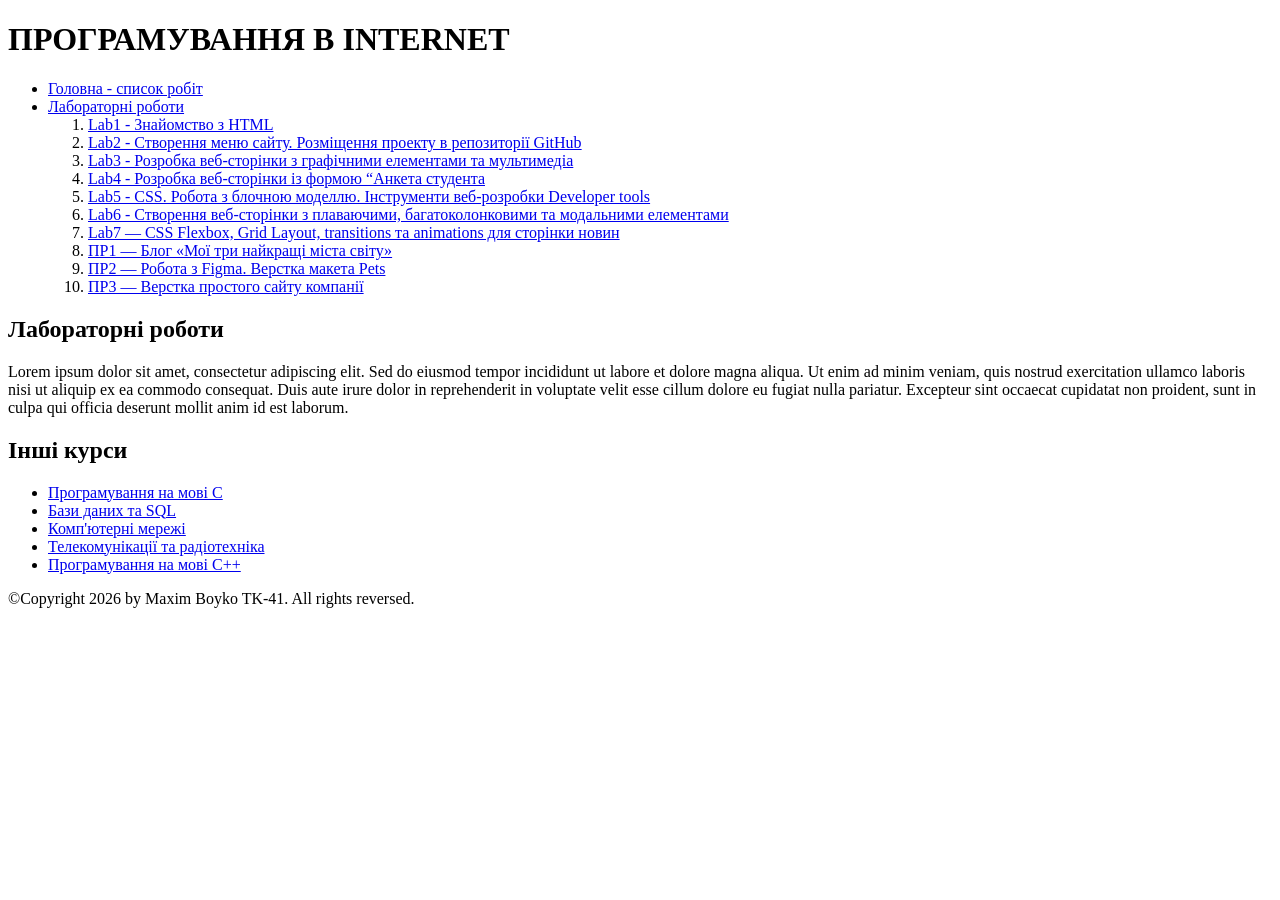
<file: index.html>
<!DOCTYPE html>
<html lang="uk">
<head>
    <meta charset="UTF-8">
        <meta name="viewport" content="width=device-width, initial-scale=1.0">
    <title>Головна - Список робіт</title>
</head>
<body>
    <header>
        <h1>ПРОГРАМУВАННЯ В INTERNET</h1>
    </header>
    <nav>
        <ul>
            <li><a href='/'>Головна - список робіт</a></li>
            <li>
                <a href="#labs-section">Лабораторні роботи</a>
                <ol>
                    <li><a href='/ip_labs/lab1/'>Lab1 - Знайомство з HTML</a></li>
                    <li><a href='/ip_labs/lab2/'>Lab2 - Створення меню сайту. Розміщення проекту в репозиторії GitHub</a></li>
                    <li><a href="/ip_labs/lab3/">Lab3 - Розробка веб-сторінки з графічними елементами та мультимедіа</a></li>
                    <li><a href='/ip_labs/lab4/'>Lab4 - Розробка веб-сторінки із формою “Анкета студента</a></li>
                    <li><a href='/ip_labs/lab5/'>Lab5 - СSS. Робота з блочною моделлю. Інструменти веб-розробки Developer tools</a></li>
                    <li><a href='/ip_labs/lab6/'>Lab6 - Створення веб-сторінки з плаваючими, багатоколонковими та модальними елементами</a></li>
                    <li><a href="lab7/index.html">Lab7 — CSS Flexbox, Grid Layout, transitions та animations для сторінки новин</a></li>
                    <li><a href="pr1/index.html">ПР1 — Блог «Мої три найкращі міста світу»</a></li>
                    <li><a href="pr2/index.html">ПР2 — Робота з Figma. Верстка макета Pets</a></li>
                    <li><a href="pr3/index.html">ПР3 — Верстка простого сайту компанії</a></li>
                </ol>
            </li>
        </ul>
    </nav>
    <main>
        <article>
            <section id="labs-section">
                <h2>Лабораторні роботи</h2>
                <p>
                    Lorem ipsum dolor sit amet, consectetur adipiscing elit. Sed do eiusmod tempor 
                    incididunt ut labore et dolore magna aliqua. Ut enim ad minim veniam, quis nostrud 
                    exercitation ullamco laboris nisi ut aliquip ex ea commodo consequat. Duis aute irure 
                    dolor in reprehenderit in voluptate velit esse cillum dolore eu fugiat nulla pariatur. 
                    Excepteur sint occaecat cupidatat non proident, sunt in culpa qui officia deserunt 
                    mollit anim id est laborum.
                </p>
            </section>
        </article>

        <aside>
            <h2>Інші курси</h2>
            <ul>
                <li><a href="https://www.coursera.org/specializations/c-programming" target="_blank">Програмування на мові C</a></li>
                <li><a href="https://www.coursera.org/learn/intro-sql" target="_blank">Бази даних та SQL</a></li>
                <li><a href="https://www.coursera.org/learn/computer-networking" target="_blank">Комп'ютерні мережі</a></li>
                <li><a href="https://www.edx.org/course/introduction-to-telecommunications" target="_blank">Телекомунікації та радіотехніка</a></li>
                <li><a href="https://www.coursera.org/professional-certificates/microsoft-introduction-to-c-plus-plus-programming" target="_blank">Програмування на мові С++</a></li>
            </ul>
        </aside>
    </main>
    <footer>
        <p>&copy;Copyright 2026 by Maxim Boyko TK-41. All rights reversed.</p>
    </footer>

</body>
</html>
</file>
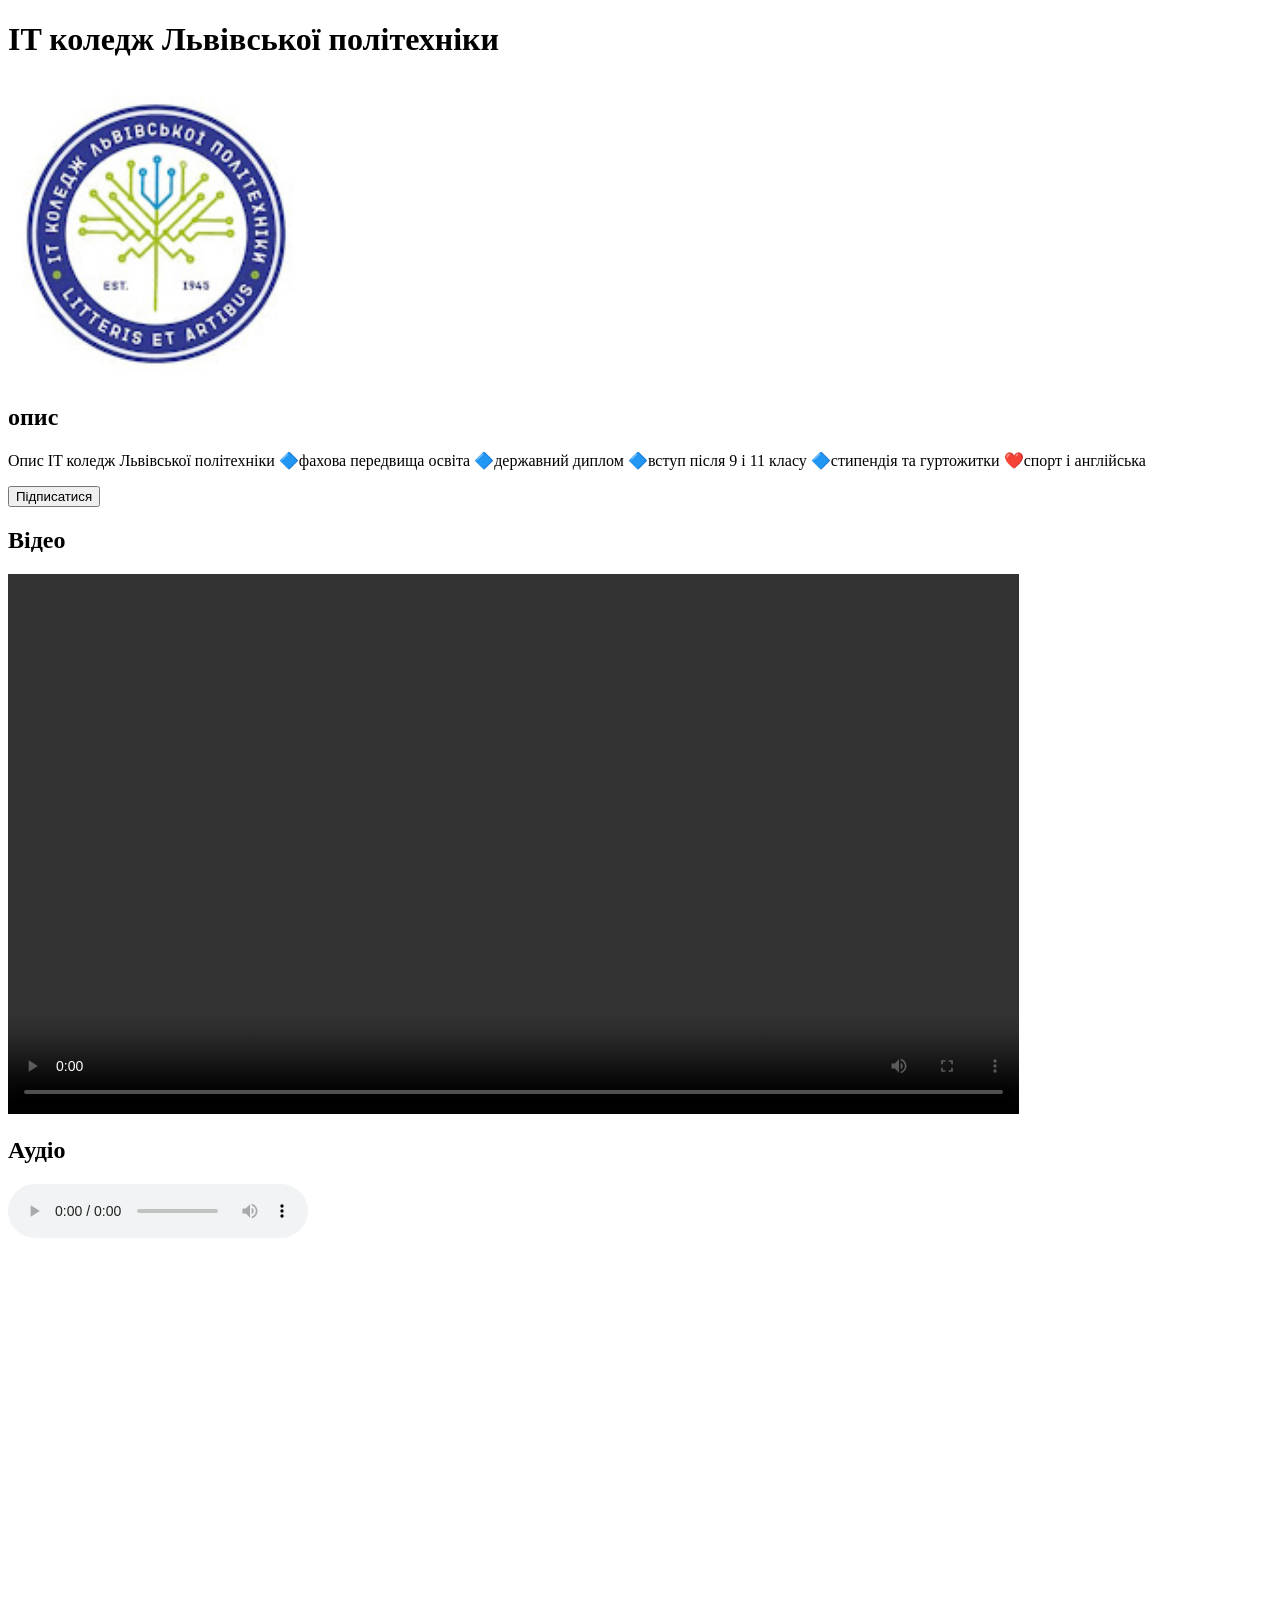
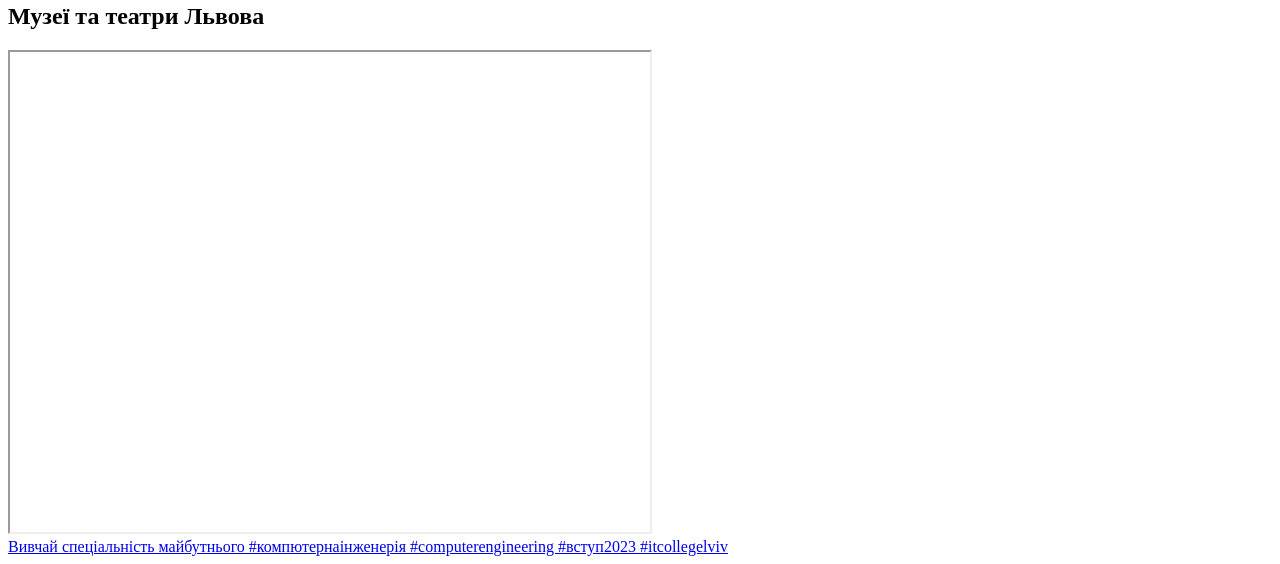
<file: lab3/index.html>
<!DOCTYPE html>
<html lang="en">
<head>
    <meta charset="UTF-8">
    <meta name="viewport" content="width=device-width, initial-scale=1.0">
    <title>Document</title>
</head>
<body>
    <header>
    <h1>     
        IT коледж Львівської політехніки
    </h1>        
    </header>   
    <main>
        <section> 
            <img src="files/channels4_profile.jpg" alt="logo" height="300">
        </section>
        <section>
            <h2>
                опис
            </h2>
            <p>
                Опис
                    IT коледж Львівської політехніки
                    🔷фахова передвища освіта
                    🔷державний диплом
                    🔷вступ після 9 і 11 класу
                    🔷стипендія та гуртожитки
                    ❤️спорт і англійська

                    
            </p>
            <button>Підписатися</button>
        </section>
        <section>
            <h2>
                Відео
            </h2>
            <video src="files/video.mp4" height="540" width="80%" controls>
            <p>
            Your browser doesn't support HTML video. Here is a
            <a href="video.webm">link to the video</a> instead.
            </p>
</video>        </section>
        <section>
            <h2>
                Аудіо
            </h2>
            <audio controls src="files/videoplayback.m4a">

            </audio>
        </section>
        <section>
            <h2>
                <iframe width="560" height="315" src="https://www.youtube.com/embed/-zCkzxV9hO8?si=hpZOfFL9vyOyzbEj" title="YouTube video player" frameborder="0" allow="accelerometer; autoplay; clipboard-write; encrypted-media; gyroscope; picture-in-picture; web-share" referrerpolicy="strict-origin-when-cross-origin" allowfullscreen></iframe>
            </h2>
        </section>
        <section>
            <h2>Музеї та театри Львова</h2>
            <iframe src="https://www.google.com/maps/d/embed?mid=1mSAqlhWrvqNXlikRSf7718SeUXUYVTY&ehbc=2E312F" width="640" height="480"></iframe>
        </section>
        
    </main>
    <aside>
        <section>
         <a href="https://www.youtube.com/watch?v=382835RQ734&list=PLd9fx3TgDGPW7c9KUrrKATR3OVmdLZIz6">Вивчай спеціальність майбутнього #компютернаінженерія #computerengineering #вступ2023 #itcollegelviv</a>
        </section>
        </aside>
</body>
</html>
</file>
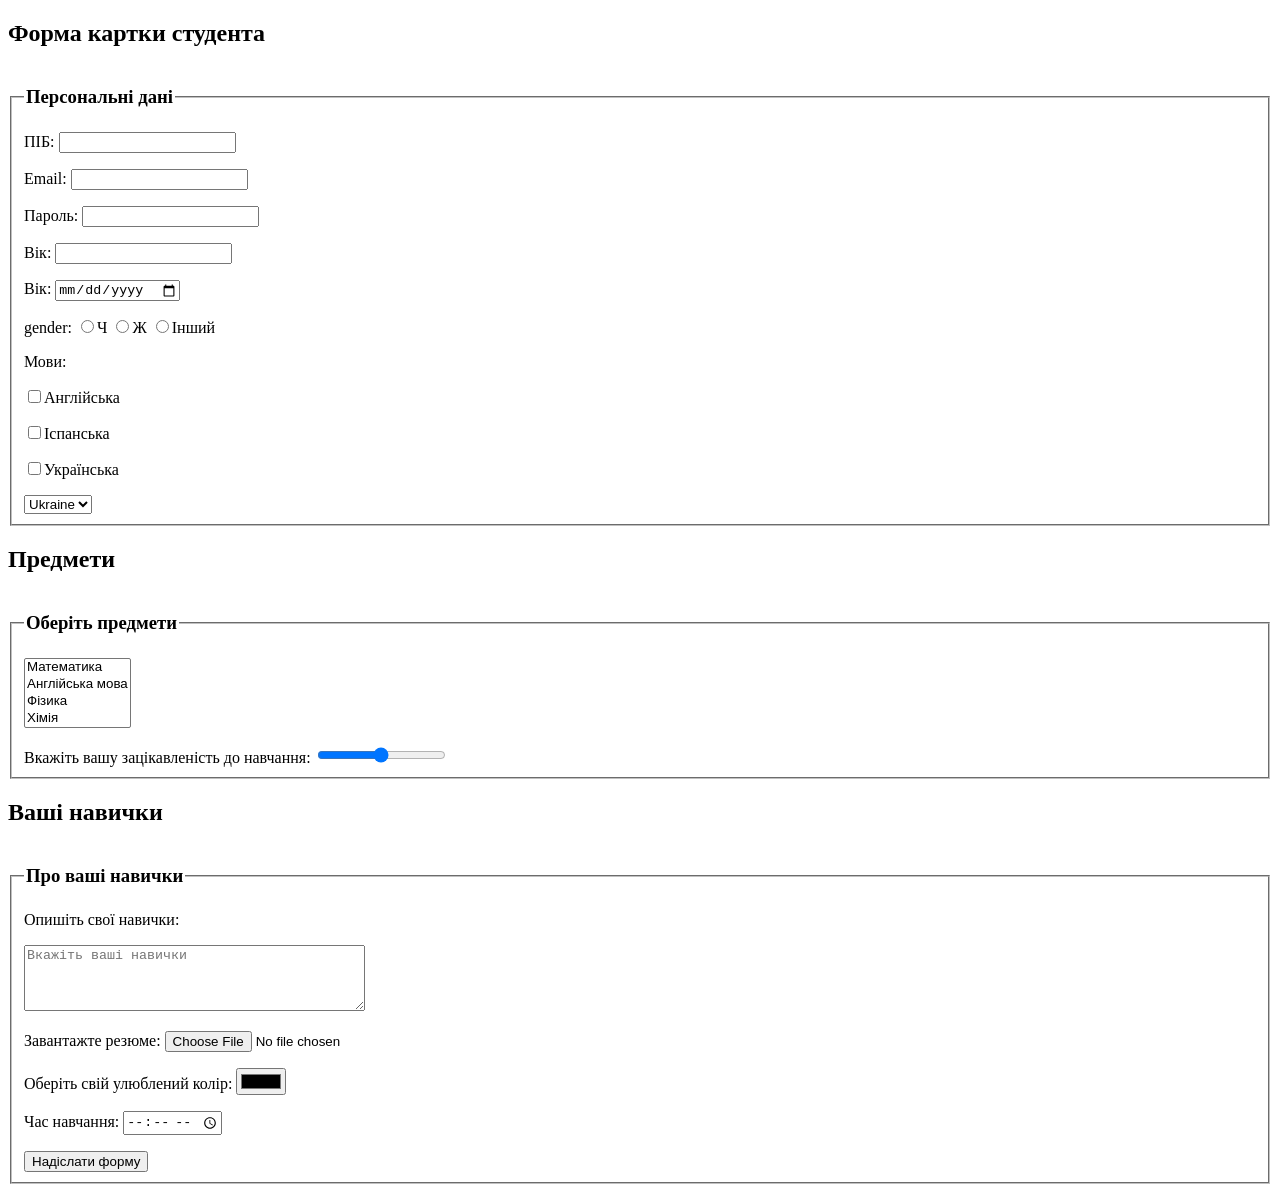
<file: lab4/index.html>
<!DOCTYPE html>
<html lang="en">
<head>
    <meta charset="UTF-8">
    <meta name="viewport" content="width=device-width, initial-scale=1.0">
    <title>Document</title>
</head>



<body>
    <main>
        <section>
            <h2>Форма картки студента</h2>
                <fieldset>
                    <legend><p><h3>Персональні дані</h3></p></legend>
                        <form action="sent.php" method="post">
                            <label for="name">ПІБ:</label>
                            <input type="text" name="name" id="name"> <p></p>
                            <label for="email">Email:</label>
                            <input type="email" name="Email" id="email"><p></p>
                            <label for="password">Пароль:</label>
                            <input type="password" id="password" name="password"> <p></p>
                            <label for="age">Вік:</label>
                            <input type="age" name="age" id="age"><p></p>
                            <label for="age">Вік:</label>
                            <input type="date" name="age" id="age"><p></p>
                            <label for="gender">gender:</label>
                            <label><input type="radio" name="gender" id="gender">Ч</label>
                            <label><input type="radio" name="gender" id="gender">Ж</label>
                            <label><input type="radio" name="gender" id="gender">Інший</label> <p></p>
                            <label for="gender">Мови:</label><p></p>
                            <label><input type="checkbox" name="lang" id="lang">Англійська</label><p></p>
                            <label><input type="checkbox" name="lang" id="lang">Іспанська</label><p></p>
                            <label><input type="checkbox" name="lang" id="lang">Українська</label><p></p>
                            <select name="country">
                            <option value="Ukraine">Ukraine</option>
                            <option value="Spain">Spain</option>
                            <option value="Poland">Poland</option>
                            <option value="USA">USA</option>
                            </select>
        

                </fieldset>
        </section>
    <h2>Предмети</h2>
    <fieldset>
            <legend><p><h3>Оберіть предмети</h3></p></legend>
            <select multiple name="subjects">
                <option value="math">Математика</option>
                <option value="eng">Англійська мова</option>
                <option value="phy">Фізика</option>
                <option value="che">Хімія</option>
            </select> <p></p>
                <label for="interest">Вкажіть вашу зацікавленість до навчання:</label>
                <input type="range" name="interest" id="interest">
    </fieldset>
        <h2>Ваші навички</h2>
    <fieldset>
            <legend><p><h3>Про ваші навички</h3></p></legend>
            <label for="skills">Опишіть свої навички:</label><p></p>
            <textarea id="skills" name="skills" placeholder="Вкажіть ваші навички" rows="4" cols="40"></textarea><p></p>
            <label for="resume">Завантажте резюме:</label>
            <input type="file" id="resume" name="resume"><p></p>
            <label for="color">Оберіть свій  улюблений колір:</label>
            <input type="color" id="color" name="color"><p></p>
            <label for="time">Час навчання:</label>
            <input type="time" id="time" name="time"><p></p>
            <input type="submit" value="Надіслати форму">

    </fieldset>
        </form>
    </main>
</body>
</html>
</file>
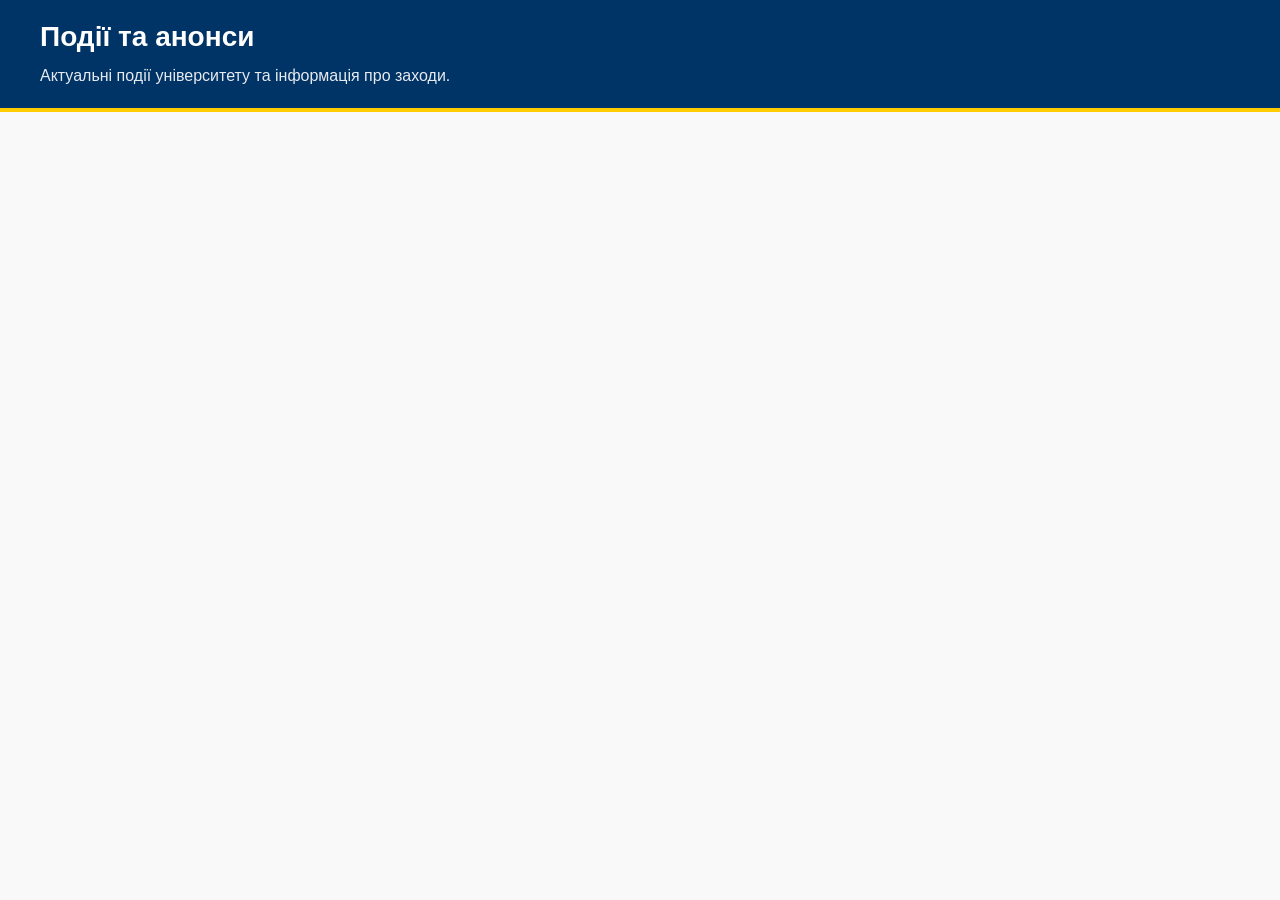
<file: lab5/index.html>
<!DOCTYPE html>
<html lang="uk">
<head>
    <meta charset="UTF-8">
    <meta name="viewport" content="width=device-width, initial-scale=1.0">
    <title>Лабораторна робота №5</title>
    <link rel="stylesheet" href="css/styles.css">
</head>
<body>
    <header id="events_container" class="events-section">
        <div class="container">
            <h2>Події та анонси</h2>
            <div class="events-content">
                <p>Актуальні події університету та інформація про заходи.</p>
            </div>
        </div>
    </header>
</body>
</html>
</file>
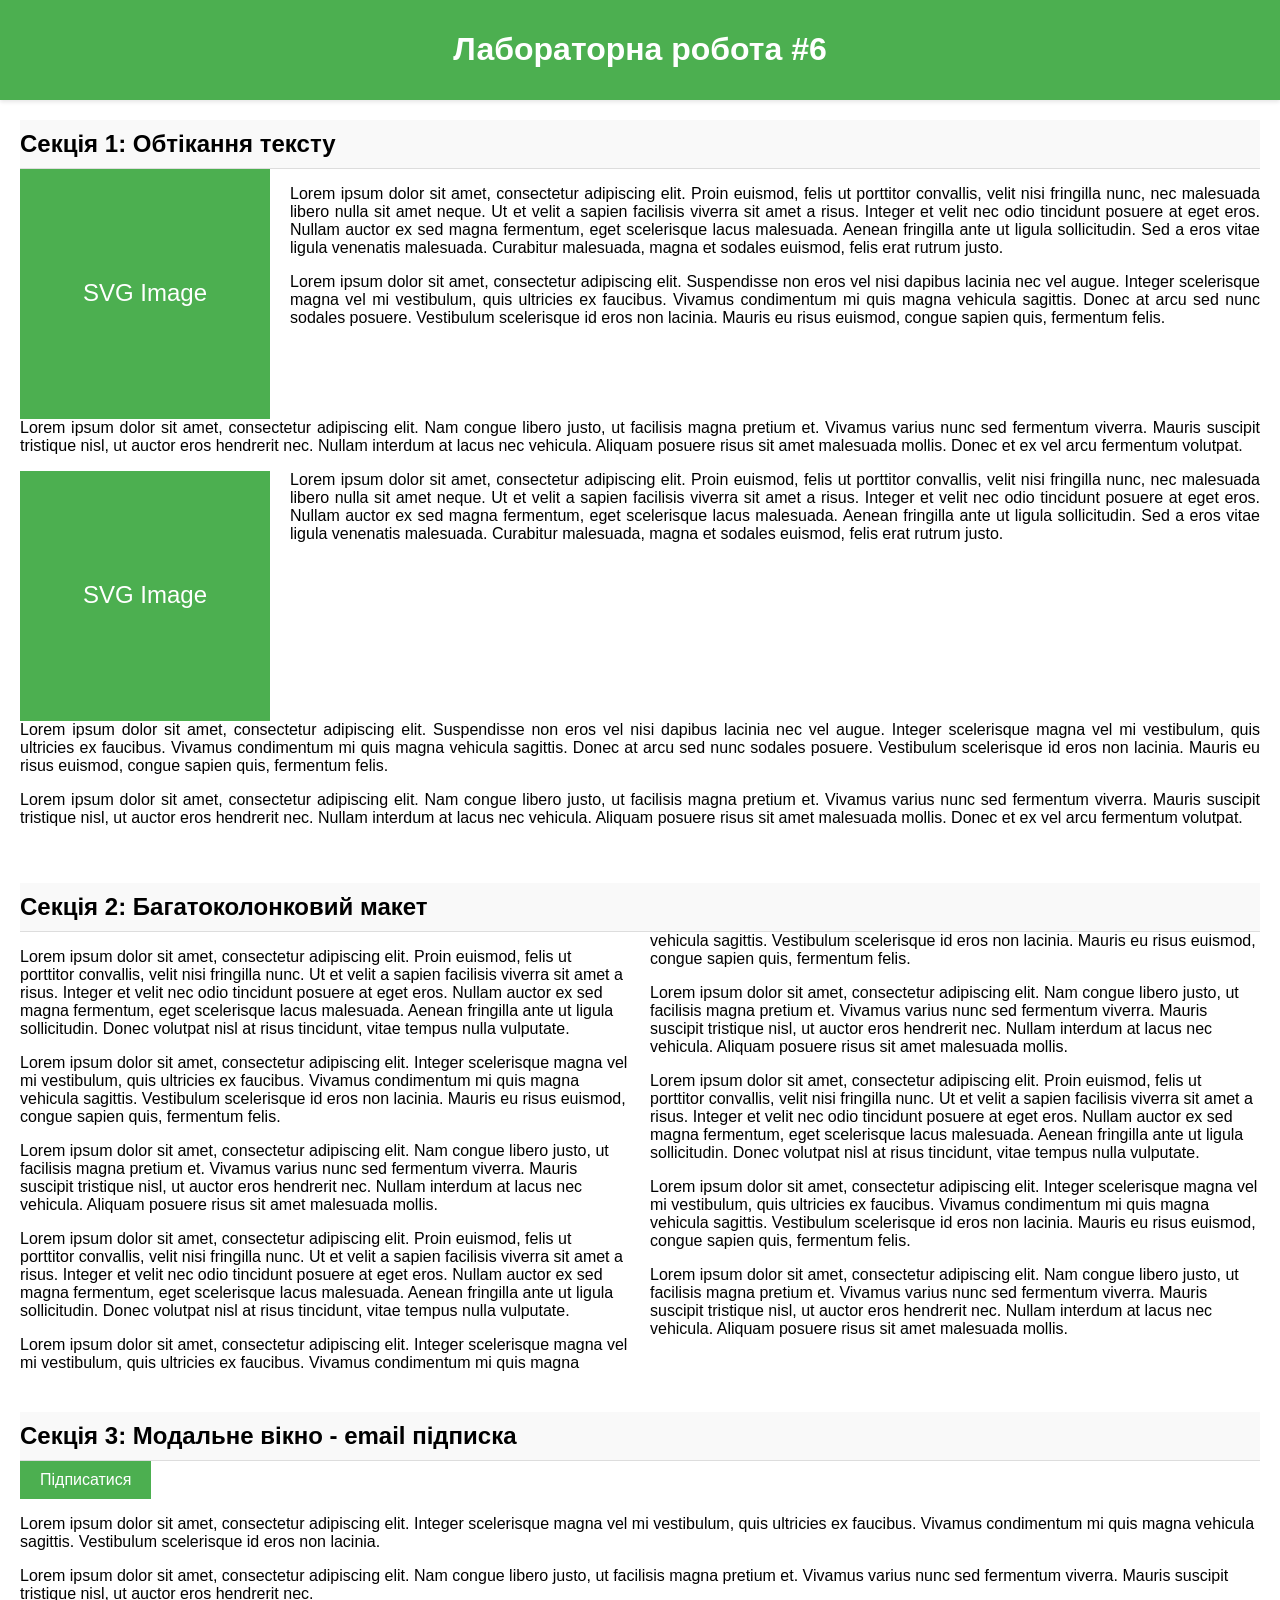
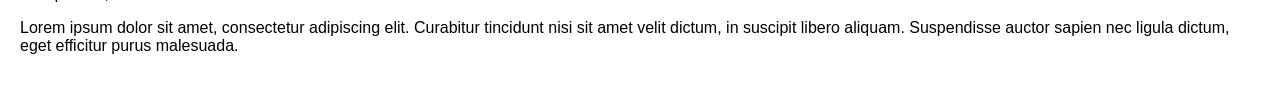
<file: lab6/index.html>
<!DOCTYPE html>
<html lang="uk">
<head>
    <meta charset="UTF-8">
    <meta name="viewport" content="width=device-width, initial-scale=1.0">
    <title>Лабораторна робота #6: floats, positioning, multicolumn layout.</title>
    <link rel="stylesheet" href="css/styles.css">
</head>
<body>
<header>
    <h1>Лабораторна робота #6</h1>
</header>

<!-- Секція 1 -->
<section id="section-1">
    <h2>Секція 1: Обтікання тексту</h2>
    <img src="img/image.svg" alt="SVG зображення">
    <p class="text">
        Lorem ipsum dolor sit amet, consectetur adipiscing elit.
        Proin euismod, felis ut porttitor convallis, velit nisi fringilla nunc, nec malesuada libero nulla sit amet neque.
        Ut et velit a sapien facilisis viverra sit amet a risus. Integer et velit nec odio tincidunt posuere at eget eros.
        Nullam auctor ex sed magna fermentum, eget scelerisque lacus malesuada. Aenean fringilla ante ut ligula sollicitudin.
        Sed a eros vitae ligula venenatis malesuada. Curabitur malesuada, magna et sodales euismod, felis erat rutrum justo.
    </p>
    <p class="text">
        Lorem ipsum dolor sit amet, consectetur adipiscing elit. Suspendisse non eros vel nisi dapibus lacinia nec vel augue.
        Integer scelerisque magna vel mi vestibulum, quis ultricies ex faucibus. Vivamus condimentum mi quis magna vehicula sagittis.
        Donec at arcu sed nunc sodales posuere. Vestibulum scelerisque id eros non lacinia. Mauris eu risus euismod, congue sapien quis,
        fermentum felis.
    </p>
    <p class="text clear">
        Lorem ipsum dolor sit amet, consectetur adipiscing elit. Nam congue libero justo, ut facilisis magna pretium et.
        Vivamus varius nunc sed fermentum viverra. Mauris suscipit tristique nisl, ut auctor eros hendrerit nec.
        Nullam interdum at lacus nec vehicula. Aliquam posuere risus sit amet malesuada mollis. Donec et ex vel arcu fermentum volutpat.
    </p>
    <img src="img/image.svg" alt="SVG зображення">
    <p class="text">
        Lorem ipsum dolor sit amet, consectetur adipiscing elit.
        Proin euismod, felis ut porttitor convallis, velit nisi fringilla nunc, nec malesuada libero nulla sit amet neque.
        Ut et velit a sapien facilisis viverra sit amet a risus. Integer et velit nec odio tincidunt posuere at eget eros.
        Nullam auctor ex sed magna fermentum, eget scelerisque lacus malesuada. Aenean fringilla ante ut ligula sollicitudin.
        Sed a eros vitae ligula venenatis malesuada. Curabitur malesuada, magna et sodales euismod, felis erat rutrum justo.
    </p>
    <p class="text clear">
        Lorem ipsum dolor sit amet, consectetur adipiscing elit. Suspendisse non eros vel nisi dapibus lacinia nec vel augue.
        Integer scelerisque magna vel mi vestibulum, quis ultricies ex faucibus. Vivamus condimentum mi quis magna vehicula sagittis.
        Donec at arcu sed nunc sodales posuere. Vestibulum scelerisque id eros non lacinia. Mauris eu risus euismod, congue sapien quis,
        fermentum felis.
    </p>
    <p class="text">
        Lorem ipsum dolor sit amet, consectetur adipiscing elit. Nam congue libero justo, ut facilisis magna pretium et.
        Vivamus varius nunc sed fermentum viverra. Mauris suscipit tristique nisl, ut auctor eros hendrerit nec.
        Nullam interdum at lacus nec vehicula. Aliquam posuere risus sit amet malesuada mollis. Donec et ex vel arcu fermentum volutpat.
    </p>
</section>

<!-- Секція 2 -->
<section id="section-2">
    <h2>Секція 2: Багатоколонковий макет</h2>
    <div class="multicolumn-text">
        <p>
            Lorem ipsum dolor sit amet, consectetur adipiscing elit. Proin euismod, felis ut porttitor convallis, velit nisi fringilla nunc.
            Ut et velit a sapien facilisis viverra sit amet a risus. Integer et velit nec odio tincidunt posuere at eget eros.
            Nullam auctor ex sed magna fermentum, eget scelerisque lacus malesuada. Aenean fringilla ante ut ligula sollicitudin.
            Donec volutpat nisl at risus tincidunt, vitae tempus nulla vulputate.
        </p>
        <p>
            Lorem ipsum dolor sit amet, consectetur adipiscing elit. Integer scelerisque magna vel mi vestibulum, quis ultricies ex faucibus.
            Vivamus condimentum mi quis magna vehicula sagittis. Vestibulum scelerisque id eros non lacinia. Mauris eu risus euismod,
            congue sapien quis, fermentum felis.
        </p>
        <p>
            Lorem ipsum dolor sit amet, consectetur adipiscing elit. Nam congue libero justo, ut facilisis magna pretium et.
            Vivamus varius nunc sed fermentum viverra. Mauris suscipit tristique nisl, ut auctor eros hendrerit nec.
            Nullam interdum at lacus nec vehicula. Aliquam posuere risus sit amet malesuada mollis.
        </p>
        <p>
            Lorem ipsum dolor sit amet, consectetur adipiscing elit. Proin euismod, felis ut porttitor convallis, velit nisi fringilla nunc.
            Ut et velit a sapien facilisis viverra sit amet a risus. Integer et velit nec odio tincidunt posuere at eget eros.
            Nullam auctor ex sed magna fermentum, eget scelerisque lacus malesuada. Aenean fringilla ante ut ligula sollicitudin.
            Donec volutpat nisl at risus tincidunt, vitae tempus nulla vulputate.
        </p>
        <p>
            Lorem ipsum dolor sit amet, consectetur adipiscing elit. Integer scelerisque magna vel mi vestibulum, quis ultricies ex faucibus.
            Vivamus condimentum mi quis magna vehicula sagittis. Vestibulum scelerisque id eros non lacinia. Mauris eu risus euismod,
            congue sapien quis, fermentum felis.
        </p>
        <p>
            Lorem ipsum dolor sit amet, consectetur adipiscing elit. Nam congue libero justo, ut facilisis magna pretium et.
            Vivamus varius nunc sed fermentum viverra. Mauris suscipit tristique nisl, ut auctor eros hendrerit nec.
            Nullam interdum at lacus nec vehicula. Aliquam posuere risus sit amet malesuada mollis.
        </p>
        <p>
            Lorem ipsum dolor sit amet, consectetur adipiscing elit. Proin euismod, felis ut porttitor convallis, velit nisi fringilla nunc.
            Ut et velit a sapien facilisis viverra sit amet a risus. Integer et velit nec odio tincidunt posuere at eget eros.
            Nullam auctor ex sed magna fermentum, eget scelerisque lacus malesuada. Aenean fringilla ante ut ligula sollicitudin.
            Donec volutpat nisl at risus tincidunt, vitae tempus nulla vulputate.
        </p>
        <p>
            Lorem ipsum dolor sit amet, consectetur adipiscing elit. Integer scelerisque magna vel mi vestibulum, quis ultricies ex faucibus.
            Vivamus condimentum mi quis magna vehicula sagittis. Vestibulum scelerisque id eros non lacinia. Mauris eu risus euismod,
            congue sapien quis, fermentum felis.
        </p>
        <p>
            Lorem ipsum dolor sit amet, consectetur adipiscing elit. Nam congue libero justo, ut facilisis magna pretium et.
            Vivamus varius nunc sed fermentum viverra. Mauris suscipit tristique nisl, ut auctor eros hendrerit nec.
            Nullam interdum at lacus nec vehicula. Aliquam posuere risus sit amet malesuada mollis.
        </p>
    </div>
</section>

<!-- Секція 3 -->
<section id="section-3">
    <h2>Секція 3: Модальне вікно - email підписка</h2>
    <button id="subscribe-button">Підписатися</button>
    <p>
        Lorem ipsum dolor sit amet, consectetur adipiscing elit. Integer scelerisque magna vel mi vestibulum, quis ultricies ex faucibus.
        Vivamus condimentum mi quis magna vehicula sagittis. Vestibulum scelerisque id eros non lacinia.
    </p>
    <p>
        Lorem ipsum dolor sit amet, consectetur adipiscing elit. Nam congue libero justo, ut facilisis magna pretium et.
        Vivamus varius nunc sed fermentum viverra. Mauris suscipit tristique nisl, ut auctor eros hendrerit nec.
    </p>
    <p>
        Lorem ipsum dolor sit amet, consectetur adipiscing elit. Curabitur tincidunt nisi sit amet velit dictum, in suscipit libero aliquam.
        Suspendisse auctor sapien nec ligula dictum, eget efficitur purus malesuada.
    </p>
</section>

<!-- Модальне вікно -->
<div id="modal" class="hidden">
    <div class="modal-content">
        <form id="subscribe-form">
            <label for="email">Введіть вашу електронну пошту:</label>
            <input type="email" id="email" name="email" required>
            <button type="submit">Зберегти</button>
        </form>
    </div>
</div>

<!-- JavaScript -->
<script>
    const subscribeButton = document.getElementById("subscribe-button");
    const modal = document.getElementById("modal");

    subscribeButton.addEventListener("click", () => {
        modal.classList.remove("hidden");
    });

    modal.addEventListener("click", (event) => {
        if (event.target === modal) {
            modal.classList.add("hidden");
        }
    });
</script>
</body>
</html>
</file>
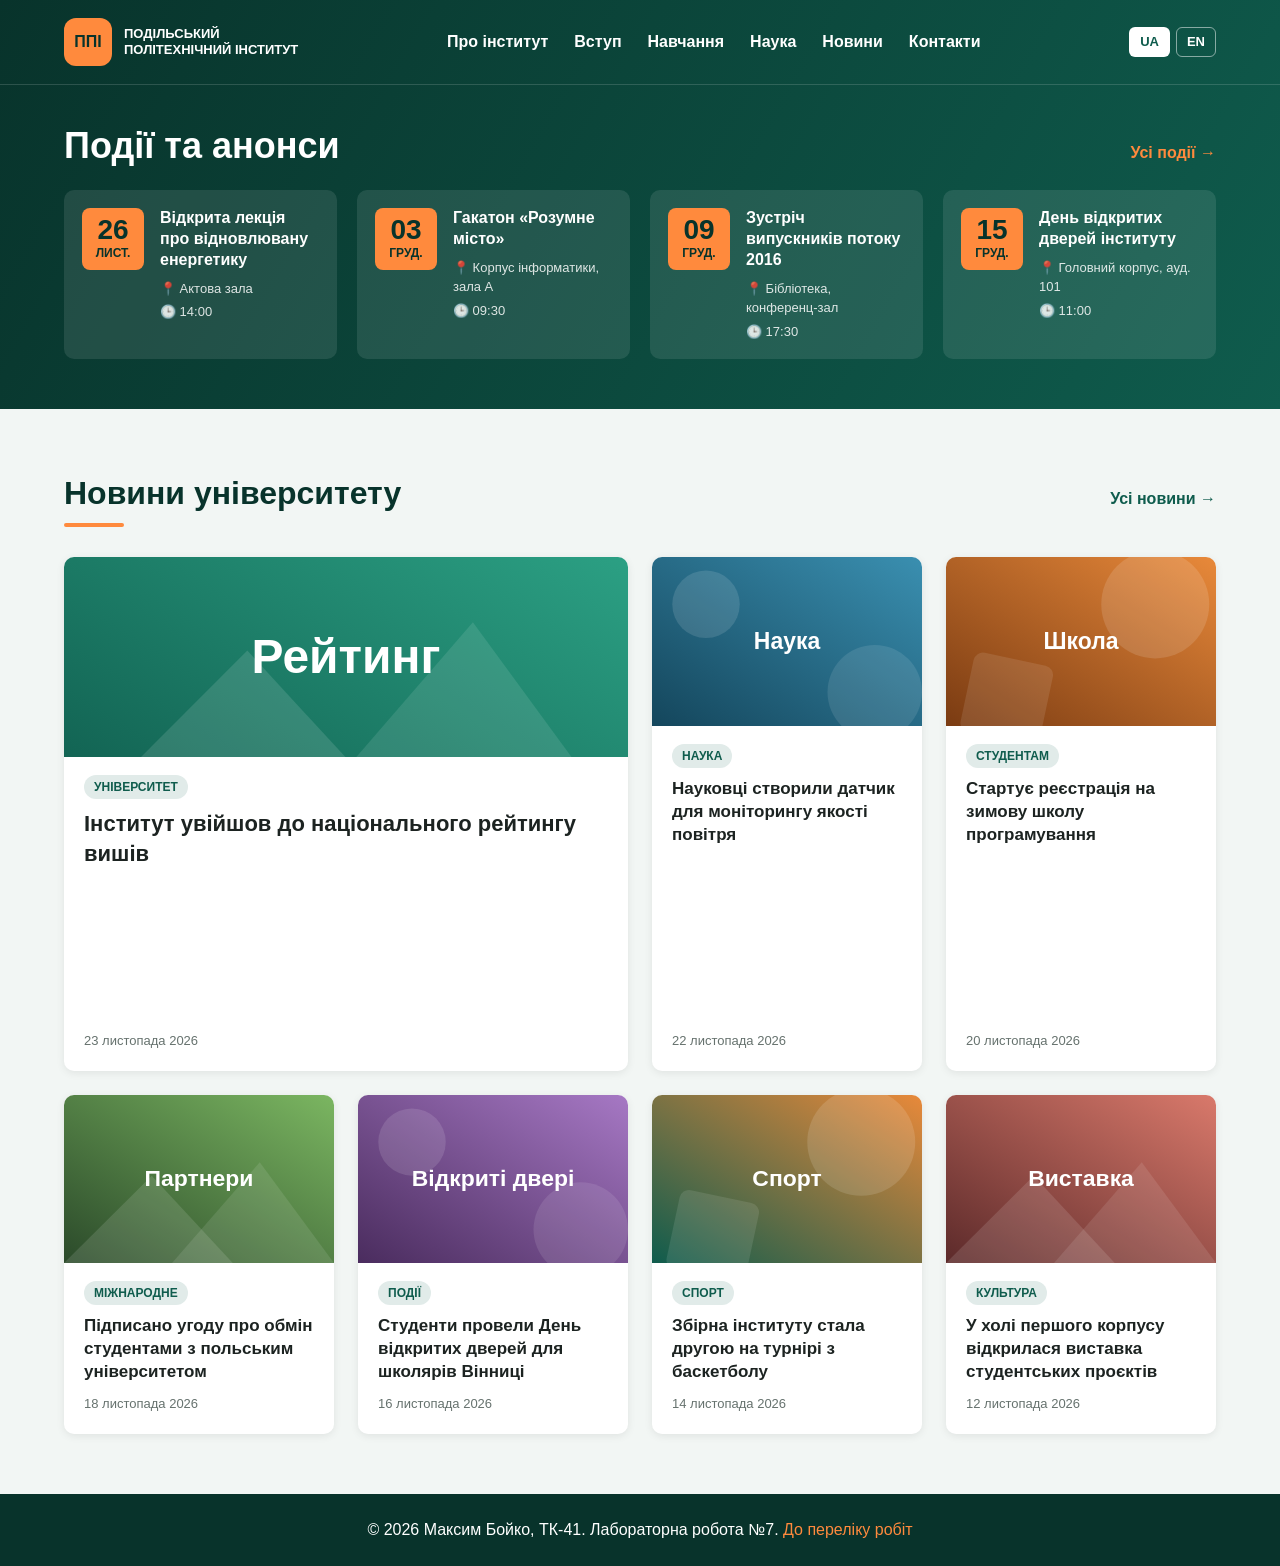
<file: lab7/index.html>
<!DOCTYPE html>
<html lang="uk">
<head>
    <meta charset="UTF-8">
    <meta name="viewport" content="width=device-width, initial-scale=1.0">
    <title>Лабораторна робота №7 — Подільський політехнічний інститут</title>
    <link rel="stylesheet" href="css/style.css">
</head>
<body>

<!-- HEADER (варіант 1: header#events_container) -->
<header id="events_container">
    <!-- Верхня панель: логотип, меню, мова (flex) -->
    <div class="top-bar">
        <a href="#" class="logo">
            <span class="logo-mark">ППІ</span>
            <span class="logo-text">Подільський<br>політехнічний інститут</span>
        </a>

        <input type="checkbox" id="menu-toggle" class="menu-toggle">
        <label for="menu-toggle" class="burger" aria-label="Меню">
            <span></span><span></span><span></span>
        </label>

        <nav class="main-nav">
            <ul>
                <li><a href="#">Про інститут</a></li>
                <li><a href="#">Вступ</a></li>
                <li><a href="#">Навчання</a></li>
                <li><a href="#">Наука</a></li>
                <li><a href="#news">Новини</a></li>
                <li><a href="#">Контакти</a></li>
            </ul>
        </nav>

        <div class="lang">
            <a href="#" class="active">UA</a>
            <a href="#">EN</a>
        </div>
    </div>

    <!-- Блок «Події та анонси» (flex-ряд карток) -->
    <section class="events" aria-labelledby="events-title">
        <div class="events-head">
            <h1 id="events-title" class="events-heading">Події та анонси</h1>
            <a href="#" class="events-all">Усі події &rarr;</a>
        </div>

        <div class="events-list">
            <article class="event-card">
                <a href="#" class="event-link">
                    <time class="event-date" datetime="2026-11-26"><strong>26</strong><span>лист.</span></time>
                    <div class="event-info">
                        <h3 class="event-title">Відкрита лекція про відновлювану енергетику</h3>
                        <p class="event-meta">📍 Актова зала</p>
                        <p class="event-meta">🕒 14:00</p>
                    </div>
                </a>
            </article>
            <article class="event-card">
                <a href="#" class="event-link">
                    <time class="event-date" datetime="2026-12-03"><strong>03</strong><span>груд.</span></time>
                    <div class="event-info">
                        <h3 class="event-title">Гакатон «Розумне місто»</h3>
                        <p class="event-meta">📍 Корпус інформатики, зала А</p>
                        <p class="event-meta">🕒 09:30</p>
                    </div>
                </a>
            </article>
            <article class="event-card">
                <a href="#" class="event-link">
                    <time class="event-date" datetime="2026-12-09"><strong>09</strong><span>груд.</span></time>
                    <div class="event-info">
                        <h3 class="event-title">Зустріч випускників потоку 2016</h3>
                        <p class="event-meta">📍 Бібліотека, конференц-зал</p>
                        <p class="event-meta">🕒 17:30</p>
                    </div>
                </a>
            </article>
            <article class="event-card">
                <a href="#" class="event-link">
                    <time class="event-date" datetime="2026-12-15"><strong>15</strong><span>груд.</span></time>
                    <div class="event-info">
                        <h3 class="event-title">День відкритих дверей інституту</h3>
                        <p class="event-meta">📍 Головний корпус, ауд. 101</p>
                        <p class="event-meta">🕒 11:00</p>
                    </div>
                </a>
            </article>
        </div>
    </section>
</header>

<!-- MAIN: div.main-container → «Новини університету» (grid) -->
<main>
    <div class="main-container">
        <section id="news" class="news">
            <div class="news-header">
                <h2>Новини університету</h2>
                <a href="#" class="news-all">Усі новини &rarr;</a>
            </div>

            <div class="news-grid">
                <article class="news-card news-card--featured">
                    <a href="#">
                        <div class="news-image"><img src="img/news1.svg" alt="Ілюстрація до новини: Університет"></div>
                        <div class="news-body">
                            <span class="news-tag">Університет</span>
                            <h3 class="news-title">Інститут увійшов до національного рейтингу вишів</h3>
                            <time class="news-date" datetime="2026-11-23">23 листопада 2026</time>
                        </div>
                    </a>
                </article>
                <article class="news-card">
                    <a href="#">
                        <div class="news-image"><img src="img/news2.svg" alt="Ілюстрація до новини: Наука"></div>
                        <div class="news-body">
                            <span class="news-tag">Наука</span>
                            <h3 class="news-title">Науковці створили датчик для моніторингу якості повітря</h3>
                            <time class="news-date" datetime="2026-11-22">22 листопада 2026</time>
                        </div>
                    </a>
                </article>
                <article class="news-card">
                    <a href="#">
                        <div class="news-image"><img src="img/news3.svg" alt="Ілюстрація до новини: Студентам"></div>
                        <div class="news-body">
                            <span class="news-tag">Студентам</span>
                            <h3 class="news-title">Стартує реєстрація на зимову школу програмування</h3>
                            <time class="news-date" datetime="2026-11-20">20 листопада 2026</time>
                        </div>
                    </a>
                </article>
                <article class="news-card">
                    <a href="#">
                        <div class="news-image"><img src="img/news4.svg" alt="Ілюстрація до новини: Міжнародне"></div>
                        <div class="news-body">
                            <span class="news-tag">Міжнародне</span>
                            <h3 class="news-title">Підписано угоду про обмін студентами з польським університетом</h3>
                            <time class="news-date" datetime="2026-11-18">18 листопада 2026</time>
                        </div>
                    </a>
                </article>
                <article class="news-card">
                    <a href="#">
                        <div class="news-image"><img src="img/news5.svg" alt="Ілюстрація до новини: Події"></div>
                        <div class="news-body">
                            <span class="news-tag">Події</span>
                            <h3 class="news-title">Студенти провели День відкритих дверей для школярів Вінниці</h3>
                            <time class="news-date" datetime="2026-11-16">16 листопада 2026</time>
                        </div>
                    </a>
                </article>
                <article class="news-card">
                    <a href="#">
                        <div class="news-image"><img src="img/news6.svg" alt="Ілюстрація до новини: Спорт"></div>
                        <div class="news-body">
                            <span class="news-tag">Спорт</span>
                            <h3 class="news-title">Збірна інституту стала другою на турнірі з баскетболу</h3>
                            <time class="news-date" datetime="2026-11-14">14 листопада 2026</time>
                        </div>
                    </a>
                </article>
                <article class="news-card">
                    <a href="#">
                        <div class="news-image"><img src="img/news7.svg" alt="Ілюстрація до новини: Культура"></div>
                        <div class="news-body">
                            <span class="news-tag">Культура</span>
                            <h3 class="news-title">У холі першого корпусу відкрилася виставка студентських проєктів</h3>
                            <time class="news-date" datetime="2026-11-12">12 листопада 2026</time>
                        </div>
                    </a>
                </article>
            </div>
        </section>
    </div>
</main>

<footer class="footer">
    <p>&copy; 2026 Максим Бойко, ТК-41. Лабораторна робота №7. <a href="../index.html">До переліку робіт</a></p>
</footer>

</body>
</html>
</file>
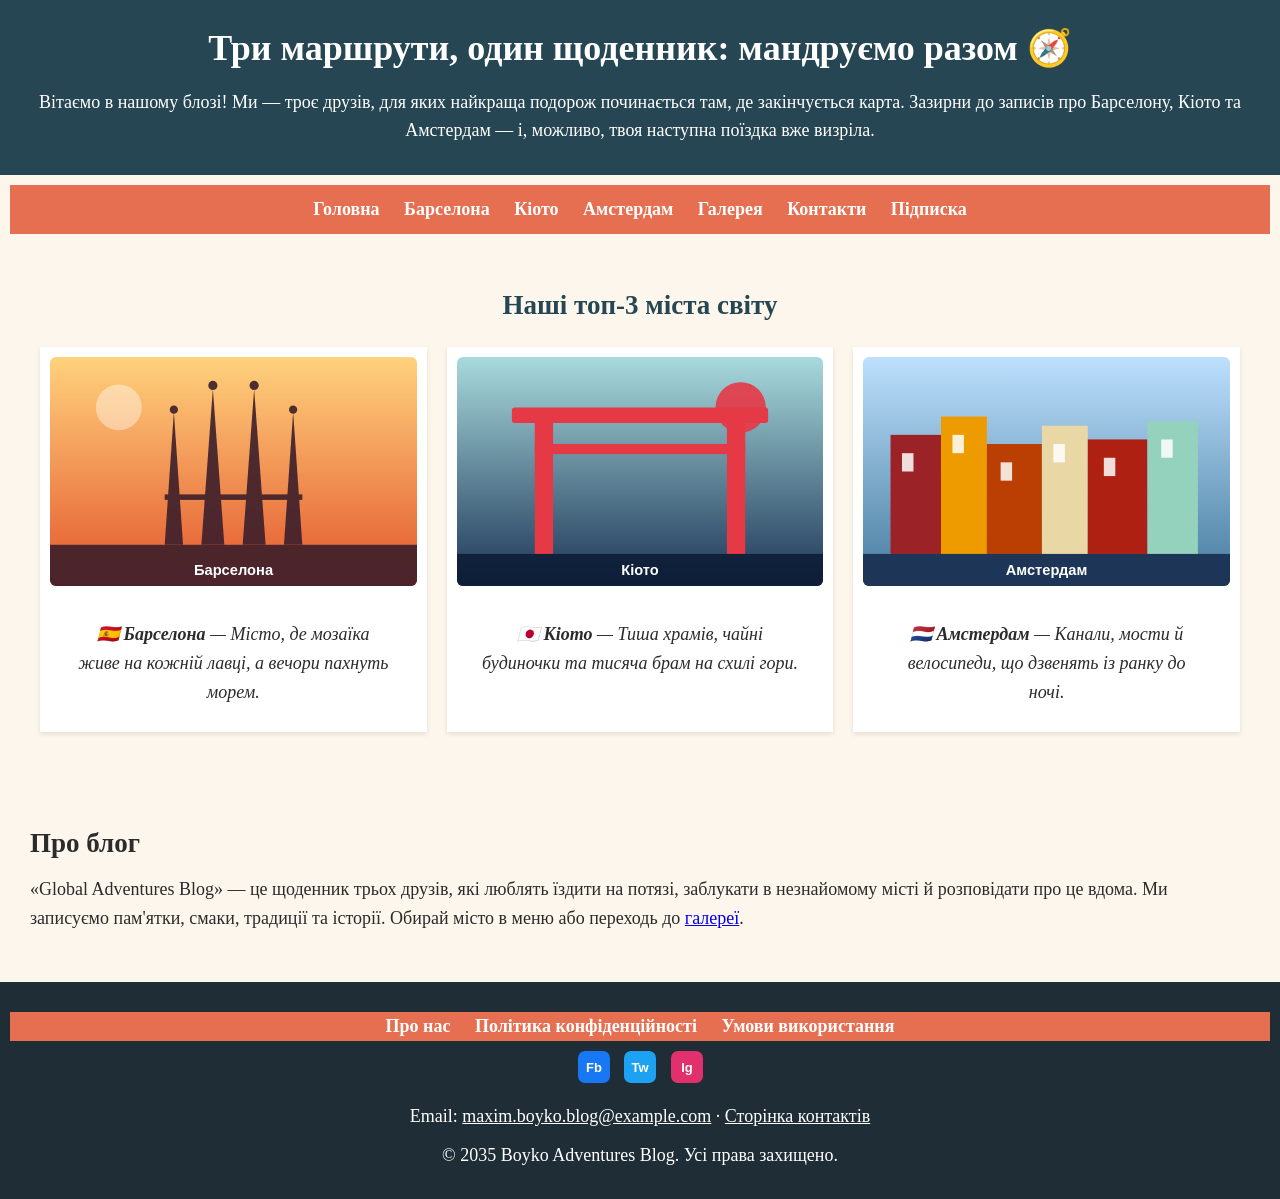
<file: pr1/index.html>
<!DOCTYPE html>
<html lang="uk">
<head>
    <meta charset="UTF-8">
    <meta name="viewport" content="width=device-width, initial-scale=1.0">
    <title>Головна | Global Adventures Blog</title>
    <link rel="icon" href="favicon.ico" type="image/x-icon">
    <link rel="stylesheet" href="style.css">
</head>
<body>
    <header>
        <h1>Три маршрути, один щоденник: мандруємо разом <span role="img" aria-label="компас">🧭</span></h1>
        <p>Вітаємо в нашому блозі! Ми — троє друзів, для яких найкраща подорож починається там, де закінчується карта. Зазирни до записів про Барселону, Кіото та Амстердам — і, можливо, твоя наступна поїздка вже визріла.</p>
    </header>
    <nav>
        <ul>
            <li><a href="index.html">Головна</a></li>
            <li><a href="barcelona.html">Барселона</a></li>
            <li><a href="kyoto.html">Кіото</a></li>
            <li><a href="amsterdam.html">Амстердам</a></li>
            <li><a href="gallery.html">Галерея</a></li>
            <li><a href="contact.html">Контакти</a></li>
            <li><a href="subscribe.html">Підписка</a></li>
        </ul>
    </nav>

    <main>
        <section id="photo-gallery" class="city-showcase">
            <h2>Наші топ-3 міста світу</h2>
            <ul>
                <li>
                    <figure>
                        <a href="barcelona.html"><img src="img/barcelona.svg" alt="Саграда Фамілія над дахами Барселони" width="400" height="250"></a>
                        <figcaption><span role="img" aria-label="прапор Іспанії">🇪🇸</span> <strong>Барселона</strong> — Місто, де мозаїка живе на кожній лавці, а вечори пахнуть морем.</figcaption>
                    </figure>
                </li>
                <li>
                    <figure>
                        <a href="kyoto.html"><img src="img/kyoto.svg" alt="Червоні брами торі в Кіото" width="400" height="250"></a>
                        <figcaption><span role="img" aria-label="прапор Японії">🇯🇵</span> <strong>Кіото</strong> — Тиша храмів, чайні будиночки та тисяча брам на схилі гори.</figcaption>
                    </figure>
                </li>
                <li>
                    <figure>
                        <a href="amsterdam.html"><img src="img/amsterdam.svg" alt="Будинки на каналі в Амстердамі" width="400" height="250"></a>
                        <figcaption><span role="img" aria-label="прапор Нідерландів">🇳🇱</span> <strong>Амстердам</strong> — Канали, мости й велосипеди, що дзвенять із ранку до ночі.</figcaption>
                    </figure>
                </li>
            </ul>
        </section>

        <section>
            <h2>Про блог</h2>
            <p>«Global Adventures Blog» — це щоденник трьох друзів, які люблять їздити на потязі, заблукати в незнайомому місті й розповідати про це вдома.
               Ми записуємо пам'ятки, смаки, традиції та історії. Обирай місто в меню або переходь до <a href="gallery.html">галереї</a>.</p>
        </section>
    </main>

    <footer>
        <nav aria-label="Корисні посилання">
            <ul>
                <li><a href="#">Про нас</a></li>
                <li><a href="#">Політика конфіденційності</a></li>
                <li><a href="#">Умови використання</a></li>
            </ul>
        </nav>
        <div class="social-media">
            <a href="#" title="Faceblock"><img src="img/facebook.svg" alt="Faceblock" width="32" height="32"></a>
            <a href="#" title="Tweety"><img src="img/twitter.svg" alt="Tweety" width="32" height="32"></a>
            <a href="#" title="Instadrama"><img src="img/instagram.svg" alt="Instadrama" width="32" height="32"></a>
        </div>
        <div class="contact-info">
            <p>Email: <a href="mailto:maxim.boyko.blog@example.com">maxim.boyko.blog@example.com</a> · <a href="contact.html">Сторінка контактів</a></p>
        </div>
        <p>&copy; 2035 Boyko Adventures Blog. Усі права захищено.</p>
    </footer>
</body>
</html>
</file>
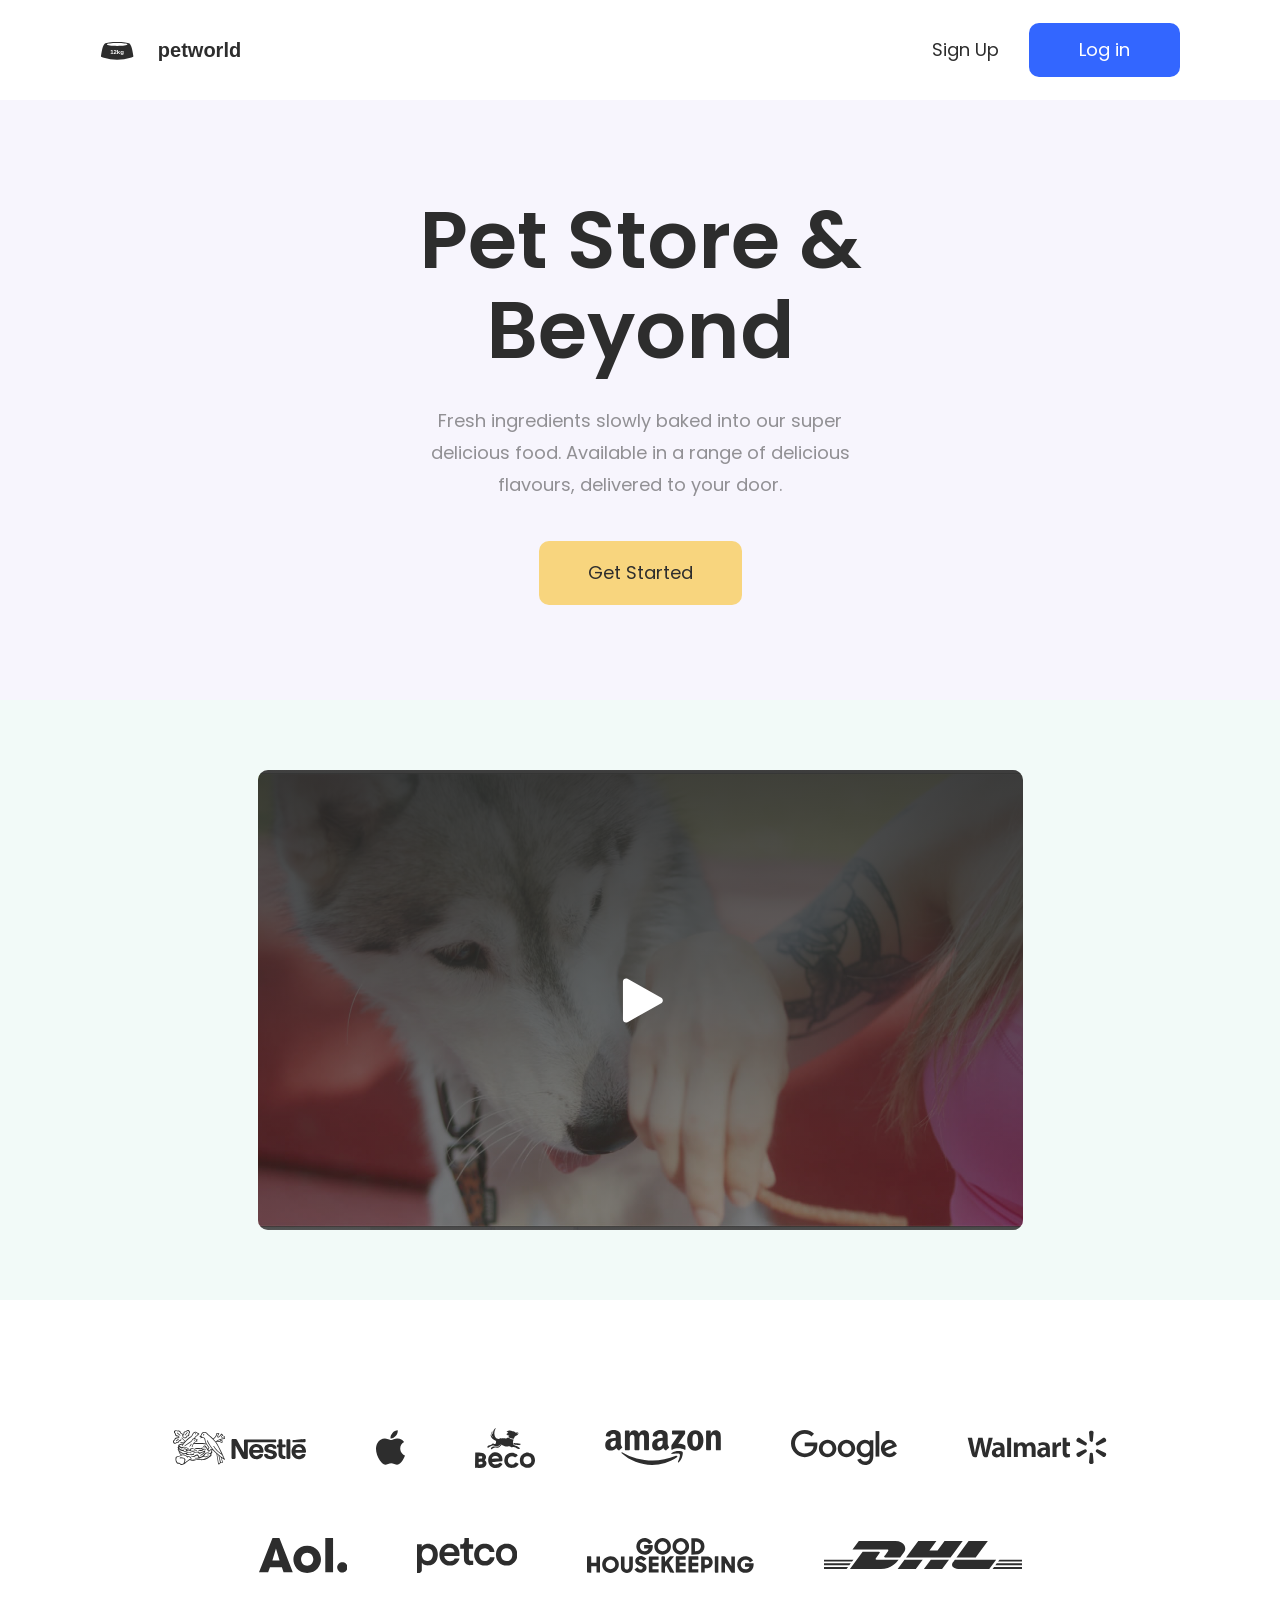
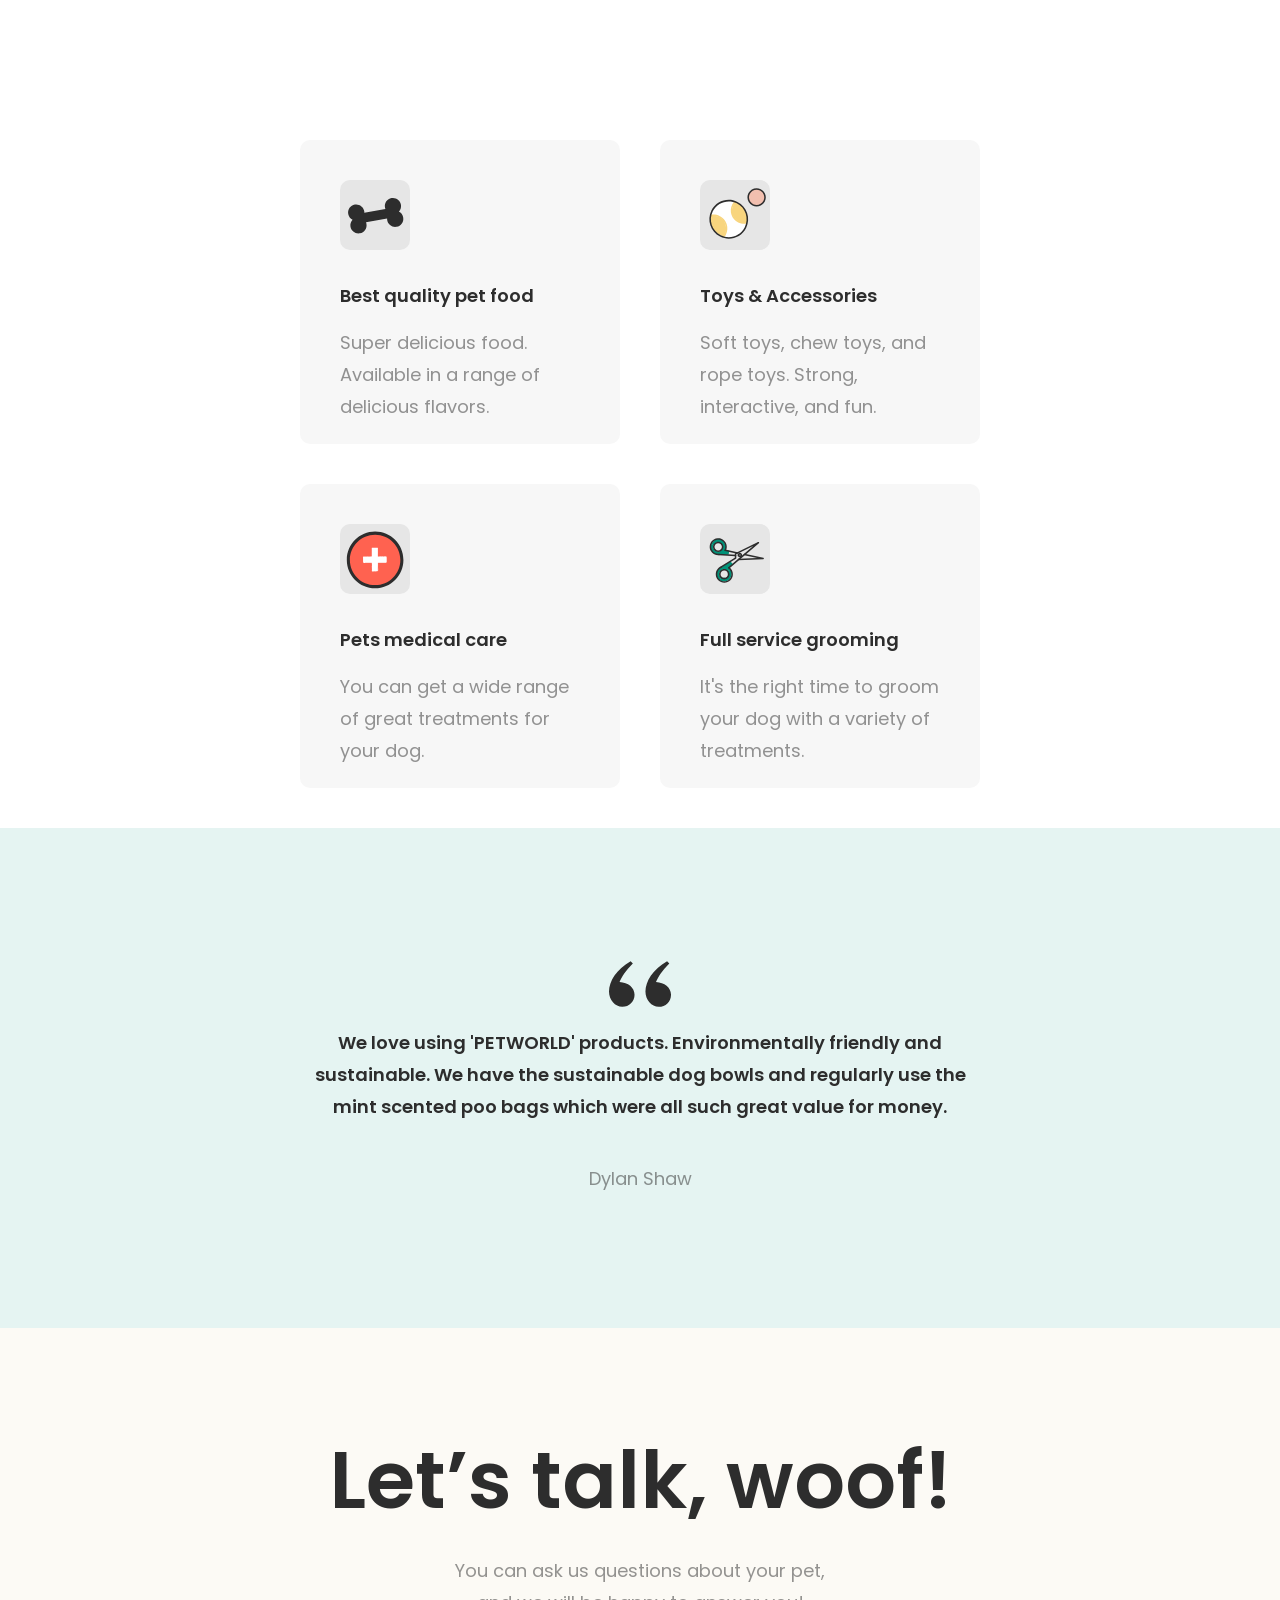
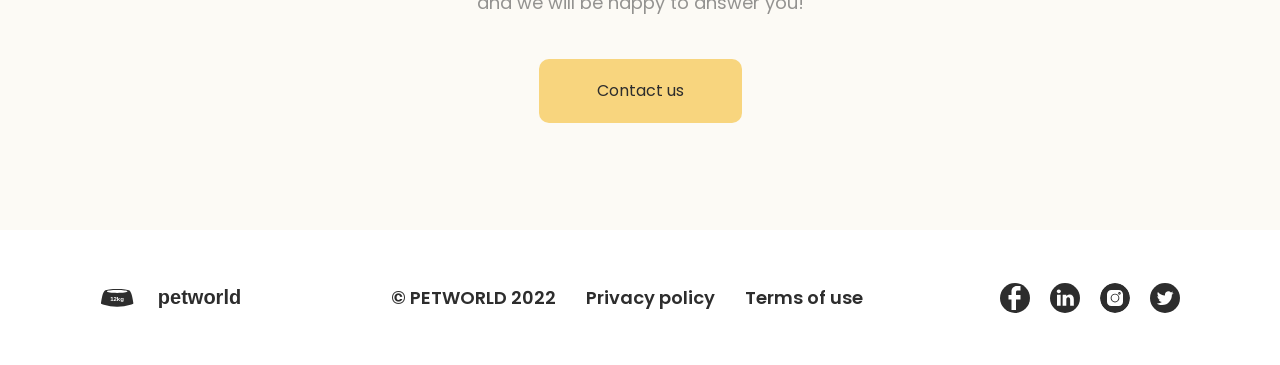
<file: pr2/index.html>
<!DOCTYPE html>
<html lang="en">
<head>
    <meta charset="UTF-8">
    <meta name="viewport" content="width=device-width, initial-scale=1.0">
    <title>PETWORLD — Pet Store &amp; Beyond (Pets layout)</title>
    <link rel="preconnect" href="https://fonts.googleapis.com">
    <link rel="preconnect" href="https://fonts.gstatic.com" crossorigin>
    <link href="https://fonts.googleapis.com/css2?family=Poppins:wght@400;600&display=swap" rel="stylesheet">
    <link rel="stylesheet" href="css/style.css">
</head>
<body>

    <!-- ===== Top Bar ===== -->
    <header class="topbar">
        <div class="topbar__inner">
            <a href="#" class="brand">
                <img src="assets/logo.svg" alt="PETWORLD" width="154" height="35">
            </a>
            <nav class="topbar__nav" aria-label="Account">
                <a href="#" class="topbar__link">Sign Up</a>
                <a href="#" class="button button--blue">Log in</a>
            </nav>
        </div>
    </header>

    <main>
        <!-- ===== Hero (Header 3) ===== -->
        <section class="hero">
            <div class="hero__inner">
                <h1 class="headline">Pet Store &amp; Beyond</h1>
                <p class="lead">Fresh ingredients slowly baked into our super delicious food. Available in a range of delicious flavours, delivered to your door.</p>
                <a href="#" class="button button--yellow">Get Started</a>
            </div>
        </section>

        <!-- ===== Video ===== -->
        <section class="video">
            <a href="#" class="video__frame" aria-label="Play video">
                <img class="video__cover" src="assets/video-cover.jpg" alt="Dog looking at the camera" width="765" height="460">
                <img class="video__play" src="assets/icon-play.svg" alt="" width="51" height="45">
            </a>
        </section>

        <!-- ===== Logos 2 ===== -->
        <section class="partners" aria-label="Our partners">
            <ul class="partners__list">
                <li class="partner partner--nestle"><img src="assets/logo-nestle.svg" alt="Nestle"></li>
                <li class="partner partner--apple"><img src="assets/logo-apple.svg" alt="Apple"></li>
                <li class="partner partner--beco"><img src="assets/logo-beco.svg" alt="Beco"></li>
                <li class="partner partner--amazon"><img src="assets/logo-amazon.svg" alt="Amazon"></li>
                <li class="partner partner--google"><img src="assets/logo-google.svg" alt="Google"></li>
                <li class="partner partner--walmart"><img src="assets/logo-walmart.svg" alt="Walmart"></li>
                <li class="partner partner--aol"><img src="assets/logo-aol.svg" alt="Aol."></li>
                <li class="partner partner--petco"><img src="assets/logo-petco.svg" alt="Petco"></li>
                <li class="partner partner--housekeeping"><img src="assets/logo-good-housekeeping.svg" alt="Good Housekeeping"></li>
                <li class="partner partner--dhl"><img src="assets/logo-dhl.svg" alt="DHL"></li>
            </ul>
        </section>

        <!-- ===== Features 2 ===== -->
        <section class="features">
            <div class="features__grid">
                <article class="card">
                    <div class="card__icon"><img src="assets/icon-pet-food.svg" alt="" width="85" height="85"></div>
                    <div class="card__body">
                        <h2 class="card__title">Best quality pet food</h2>
                        <p class="card__text">Super delicious food. Available in a range of delicious flavors.</p>
                    </div>
                </article>
                <article class="card">
                    <div class="card__icon"><img src="assets/icon-accessories.svg" alt="" width="85" height="85"></div>
                    <div class="card__body">
                        <h2 class="card__title">Toys &amp; Accessories</h2>
                        <p class="card__text">Soft toys, chew toys, and rope toys. Strong, interactive, and fun.</p>
                    </div>
                </article>
                <article class="card">
                    <div class="card__icon"><img src="assets/icon-medical.svg" alt="" width="85" height="85"></div>
                    <div class="card__body">
                        <h2 class="card__title">Pets medical care</h2>
                        <p class="card__text">You can get a wide range of great treatments for your dog.</p>
                    </div>
                </article>
                <article class="card">
                    <div class="card__icon"><img src="assets/icon-grooming.svg" alt="" width="85" height="85"></div>
                    <div class="card__body">
                        <h2 class="card__title">Full service grooming</h2>
                        <p class="card__text">It's the right time to groom your dog with a variety of treatments.</p>
                    </div>
                </article>
            </div>
        </section>

        <!-- ===== User Feedback 3 ===== -->
        <section class="feedback">
            <figure class="feedback__inner">
                <blockquote class="feedback__quote">
                    <img src="assets/icon-quote.svg" alt="" width="62" height="46">
                    <p class="feedback__text">We love using 'PETWORLD' products. Environmentally friendly and sustainable. We have the sustainable dog bowls and regularly use the mint scented poo bags which were all such great value for money.</p>
                </blockquote>
                <figcaption class="feedback__author">Dylan Shaw</figcaption>
            </figure>
        </section>

        <!-- ===== CTA 3 ===== -->
        <section class="cta">
            <div class="cta__inner">
                <div class="cta__text">
                    <h2 class="headline">Let’s talk, woof!</h2>
                    <p class="lead lead--narrow">You can ask us questions about your pet, and we will be happy to answer you!</p>
                </div>
                <a href="#" class="button button--yellow button--small-text">Contact us</a>
            </div>
        </section>
    </main>

    <!-- ===== Footer 3 ===== -->
    <footer class="footer">
        <div class="footer__inner">
            <a href="#" class="brand">
                <img src="assets/logo.svg" alt="PETWORLD" width="154" height="35">
            </a>
            <ul class="footer__legal">
                <li>&copy; PETWORLD 2022</li>
                <li><a href="#">Privacy policy</a></li>
                <li><a href="#">Terms of use</a></li>
            </ul>
            <div class="socials">
                <a href="#"><img src="assets/social-facebook.svg" alt="Facebook" width="30" height="30"></a>
                <a href="#"><img src="assets/social-linkedin.svg" alt="LinkedIn" width="30" height="30"></a>
                <a href="#"><img src="assets/social-instagram.svg" alt="Instagram" width="30" height="30"></a>
                <a href="#"><img src="assets/social-twitter.svg" alt="Twitter" width="30" height="30"></a>
            </div>
        </div>
    </footer>

</body>
</html>
</file>
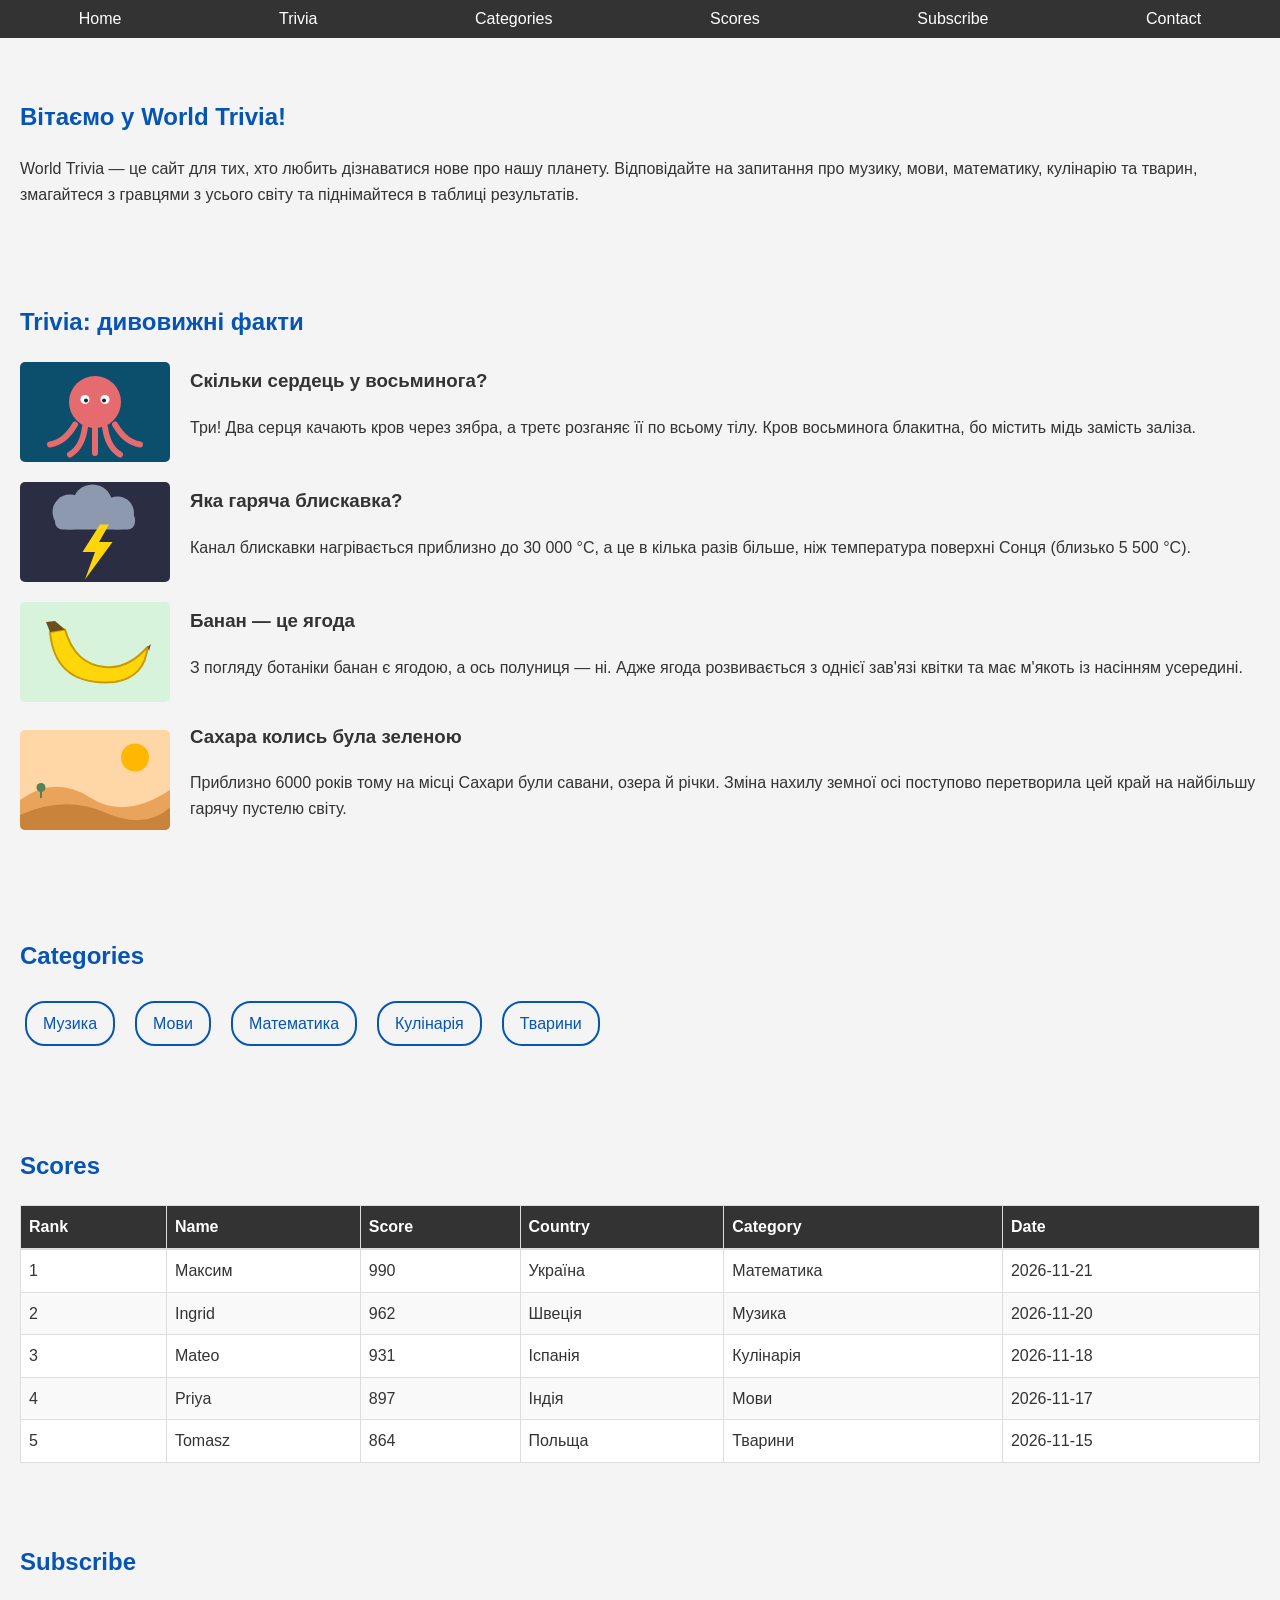
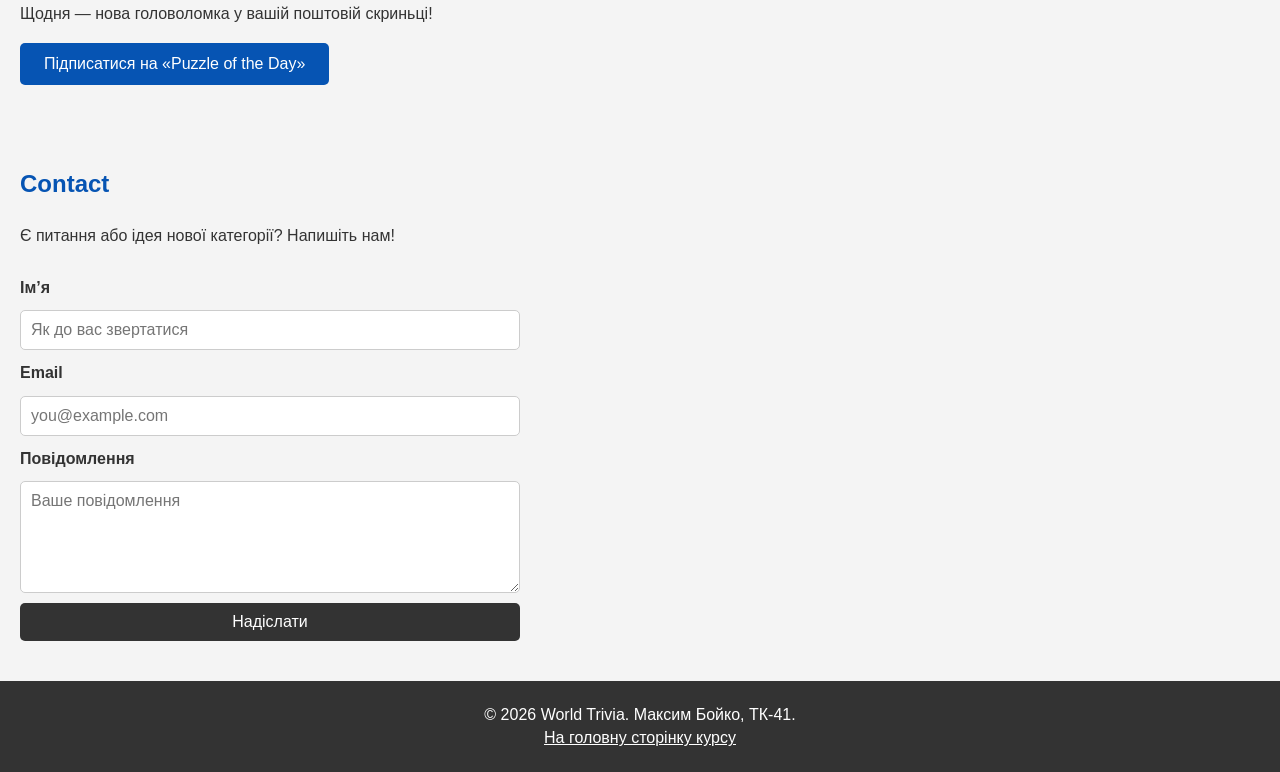
<file: pr3/index.html>
<!DOCTYPE html>
<html lang="uk">
<head>
    <meta charset="UTF-8">
    <meta name="viewport" content="width=device-width, initial-scale=1.0">
    <title>World Trivia — перевір свої знання про світ</title>
    <link rel="stylesheet" href="css/style.css">
</head>
<body>
    <a href="#main" class="jump-link">До основного вмісту</a>

    <header>
        <nav aria-label="Головне меню">
            <ul>
                <li><a href="#home">Home</a></li>
                <li><a href="#trivia">Trivia</a></li>
                <li><a href="#categories">Categories</a></li>
                <li><a href="#scores">Scores</a></li>
                <li><a href="#subscribe">Subscribe</a></li>
                <li><a href="#contact">Contact</a></li>
            </ul>
        </nav>
    </header>

    <main id="main">
        <!-- ===== Home ===== -->
        <section id="home">
            <h1>Вітаємо у World Trivia!</h1>
            <p>
                World Trivia — це сайт для тих, хто любить дізнаватися нове про нашу планету.
                Відповідайте на запитання про музику, мови, математику, кулінарію та тварин, змагайтеся
                з гравцями з усього світу та піднімайтеся в таблиці результатів.
            </p>
        </section>

        <!-- ===== Trivia ===== -->
        <section id="trivia">
            <h2>Trivia: дивовижні факти</h2>

            <article class="fact-card">
                <img src="img/octopus.svg" alt="Восьминіг у профіль із розкинутими щупальцями">
                <div>
                    <h3>Скільки сердець у восьминога?</h3>
                    <p>Три! Два серця качають кров через зябра, а третє розганяє її по всьому тілу. Кров восьминога блакитна, бо містить мідь замість заліза.</p>
                </div>
            </article>

            <article class="fact-card">
                <img src="img/lightning.svg" alt="Блискавка, що вдаряє з грозової хмари">
                <div>
                    <h3>Яка гаряча блискавка?</h3>
                    <p>Канал блискавки нагрівається приблизно до 30 000 °C, а це в кілька разів більше, ніж температура поверхні Сонця (близько 5 500 °C).</p>
                </div>
            </article>

            <article class="fact-card">
                <img src="img/banana.svg" alt="Жовтий банан">
                <div>
                    <h3>Банан — це ягода</h3>
                    <p>З погляду ботаніки банан є ягодою, а ось полуниця — ні. Адже ягода розвивається з однієї зав'язі квітки та має м'якоть із насінням усередині.</p>
                </div>
            </article>

            <article class="fact-card">
                <img src="img/sahara.svg" alt="Піщані дюни пустелі Сахара">
                <div>
                    <h3>Сахара колись була зеленою</h3>
                    <p>Приблизно 6000 років тому на місці Сахари були савани, озера й річки. Зміна нахилу земної осі поступово перетворила цей край на найбільшу гарячу пустелю світу.</p>
                </div>
            </article>
        </section>

        <!-- ===== Categories ===== -->
        <section id="categories">
            <h2>Categories</h2>
            <ul class="topic-list">
                <li><a href="#">Музика</a></li>
                <li><a href="#">Мови</a></li>
                <li><a href="#">Математика</a></li>
                <li><a href="#">Кулінарія</a></li>
                <li><a href="#">Тварини</a></li>
            </ul>
        </section>

        <!-- ===== Scores ===== -->
        <section id="scores">
            <h2>Scores</h2>
            <div class="scores-scroll">
                <table>
                    <caption class="visually-hidden">Таблиця найкращих результатів гравців</caption>
                    <thead>
                        <tr>
                            <th scope="col">Rank</th>
                            <th scope="col">Name</th>
                            <th scope="col">Score</th>
                            <th scope="col">Country</th>
                            <th scope="col">Category</th>
                            <th scope="col">Date</th>
                        </tr>
                    </thead>
                    <tbody>
                        <tr><td>1</td><td>Максим</td><td>990</td><td>Україна</td><td>Математика</td><td>2026-11-21</td></tr>
                        <tr><td>2</td><td>Ingrid</td><td>962</td><td>Швеція</td><td>Музика</td><td>2026-11-20</td></tr>
                        <tr><td>3</td><td>Mateo</td><td>931</td><td>Іспанія</td><td>Кулінарія</td><td>2026-11-18</td></tr>
                        <tr><td>4</td><td>Priya</td><td>897</td><td>Індія</td><td>Мови</td><td>2026-11-17</td></tr>
                        <tr><td>5</td><td>Tomasz</td><td>864</td><td>Польща</td><td>Тварини</td><td>2026-11-15</td></tr>
                    </tbody>
                </table>
            </div>
        </section>

        <!-- ===== Subscribe ===== -->
        <section id="subscribe">
            <h2>Subscribe</h2>
            <p>Щодня — нова головоломка у вашій поштовій скриньці!</p>
            <button type="button" class="puzzle-btn" aria-label="Підписатися на розсилку Puzzle of the Day">
                Підписатися на «Puzzle of the Day»
            </button>
        </section>

        <!-- ===== Contact ===== -->
        <section id="contact">
            <h2>Contact</h2>
            <p>Є питання або ідея нової категорії? Напишіть нам!</p>
            <form action="#" method="post" class="message-form">
                <label for="name">Ім’я</label>
                <input type="text" id="name" name="name" placeholder="Як до вас звертатися" required>

                <label for="email">Email</label>
                <input type="email" id="email" name="email" placeholder="you@example.com" required>

                <label for="message">Повідомлення</label>
                <textarea id="message" name="message" rows="5" placeholder="Ваше повідомлення" required></textarea>

                <button type="submit">Надіслати</button>
            </form>
        </section>
    </main>

    <footer>
        <p>&copy; 2026 World Trivia. Максим Бойко, ТК-41.</p>
        <p><a href="../index.html">На головну сторінку курсу</a></p>
    </footer>
</body>
</html>
</file>
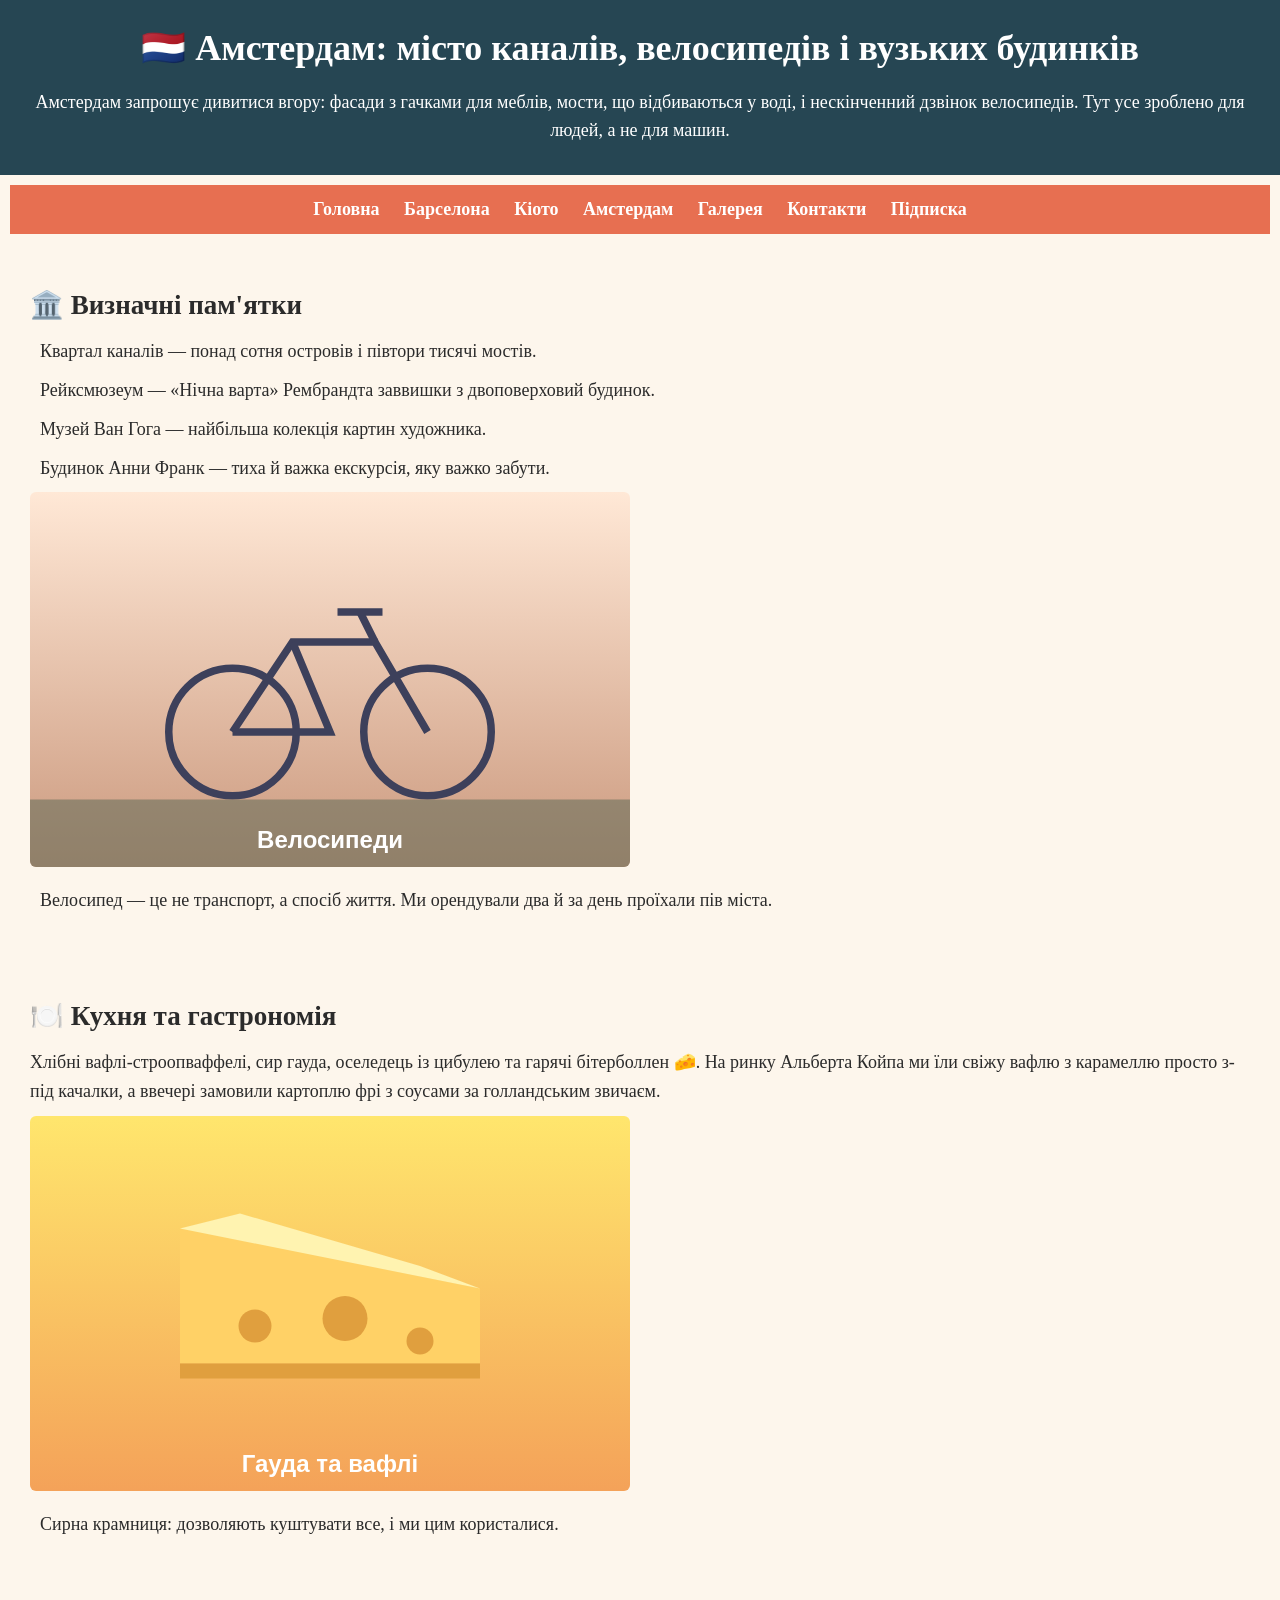
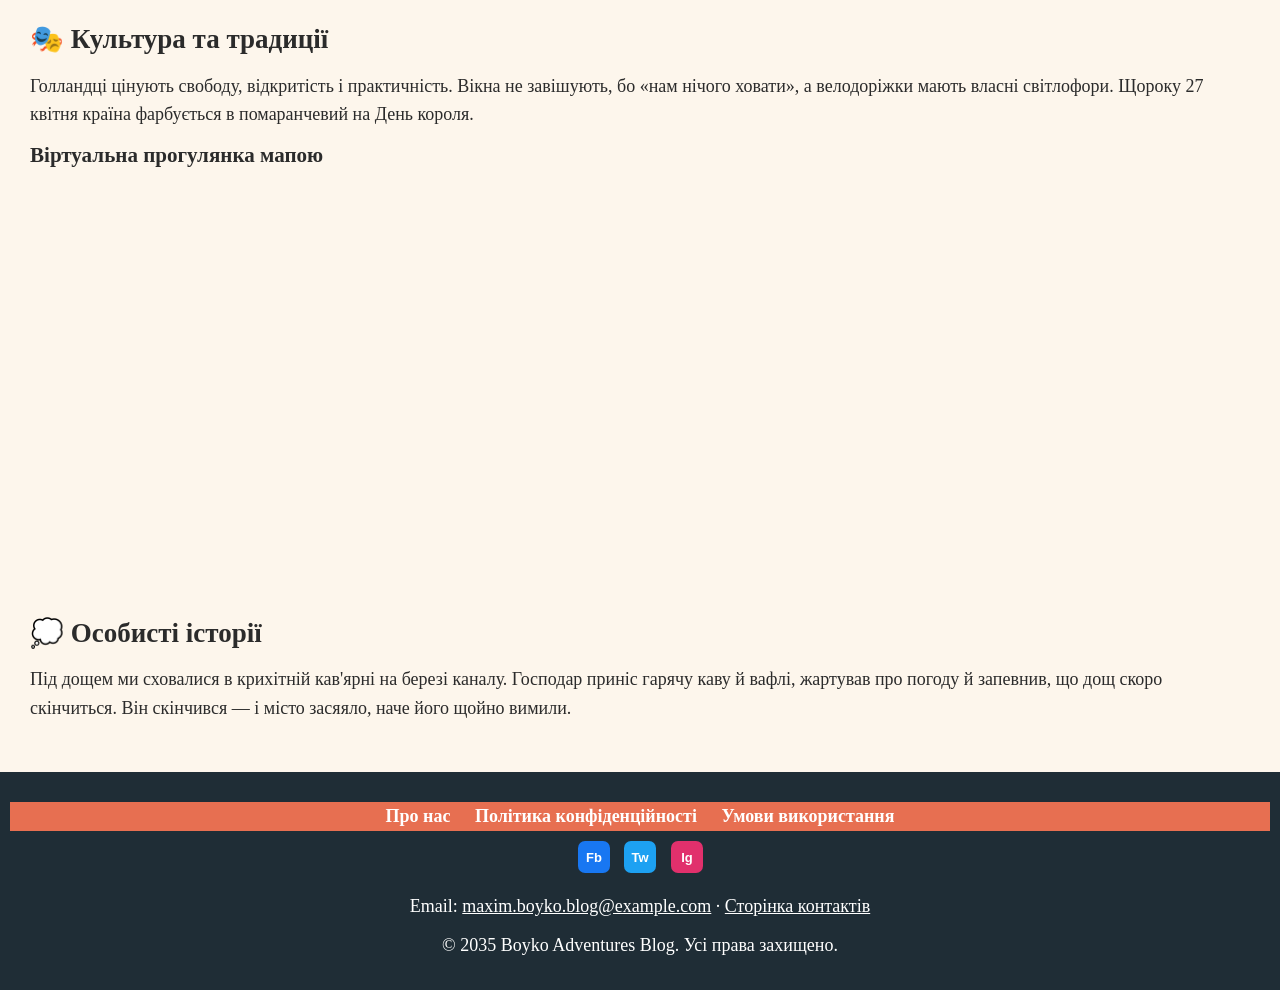
<file: pr1/amsterdam.html>
<!DOCTYPE html>
<html lang="uk">
<head>
    <meta charset="UTF-8">
    <meta name="viewport" content="width=device-width, initial-scale=1.0">
    <title>Амстердам | Global Adventures Blog</title>
    <link rel="icon" href="favicon.ico" type="image/x-icon">
    <link rel="stylesheet" href="style.css">
</head>
<body>
    <header>
        <h1><span role="img" aria-label="прапор Нідерландів">🇳🇱</span> Амстердам: місто каналів, велосипедів і вузьких будинків</h1>
        <p>Амстердам запрошує дивитися вгору: фасади з гачками для меблів, мости, що відбиваються у воді, і нескінченний дзвінок велосипедів. Тут усе зроблено для людей, а не для машин.</p>
    </header>
    <nav>
        <ul>
            <li><a href="index.html">Головна</a></li>
            <li><a href="barcelona.html">Барселона</a></li>
            <li><a href="kyoto.html">Кіото</a></li>
            <li><a href="amsterdam.html">Амстердам</a></li>
            <li><a href="gallery.html">Галерея</a></li>
            <li><a href="contact.html">Контакти</a></li>
            <li><a href="subscribe.html">Підписка</a></li>
        </ul>
    </nav>

    <main>
        <section>
            <h2><span role="img" aria-label="пам'ятка">🏛️</span> Визначні пам'ятки</h2>
            <ul>
                <li>Квартал каналів — понад сотня островів і півтори тисячі мостів.</li>
                <li>Рейксмюзеум — «Нічна варта» Рембрандта заввишки з двоповерховий будинок.</li>
                <li>Музей Ван Гога — найбільша колекція картин художника.</li>
                <li>Будинок Анни Франк — тиха й важка екскурсія, яку важко забути.</li>
            </ul>
            <figure>
                <img src="img/amsterdam-bike.svg" alt="Велосипед біля каналу" width="600" height="375">
                <figcaption>Велосипед — це не транспорт, а спосіб життя. Ми орендували два й за день проїхали пів міста.</figcaption>
            </figure>
        </section>

        <section>
            <h2><span role="img" aria-label="тарілка з приборами">🍽️</span> Кухня та гастрономія</h2>
            <p>Хлібні вафлі-строопваффелі, сир гауда, оселедець із цибулею та гарячі бітерболлен <span role="img" aria-label="сир">🧀</span>. На ринку Альберта Койпа ми їли свіжу вафлю з карамеллю просто з-під качалки, а ввечері замовили картоплю фрі з соусами за голландським звичаєм.</p>
            <figure>
                <img src="img/amsterdam-cheese.svg" alt="Круг сиру гауда" width="600" height="375">
                <figcaption>Сирна крамниця: дозволяють куштувати все, і ми цим користалися.</figcaption>
            </figure>
        </section>

        <section>
            <h2><span role="img" aria-label="театральні маски">🎭</span> Культура та традиції</h2>
            <p>Голландці цінують свободу, відкритість і практичність. Вікна не завішують, бо «нам нічого ховати», а велодоріжки мають власні світлофори. Щороку 27 квітня країна фарбується в помаранчевий на День короля.</p>
            <h3>Віртуальна прогулянка мапою</h3>
            <iframe title="Мапа міста Амстердам" width="600" height="350" loading="lazy"
                    src="https://www.openstreetmap.org/export/embed.html?bbox=4.8500,52.3500,4.9400,52.3900&amp;layer=mapnik&amp;marker=52.3731,4.8926"></iframe>
        </section>

        <section>
            <h2><span role="img" aria-label="хмаринка думок">💭</span> Особисті історії</h2>
            <p>Під дощем ми сховалися в крихітній кав'ярні на березі каналу. Господар приніс гарячу каву й вафлі, жартував про погоду й запевнив, що дощ скоро скінчиться. Він скінчився — і місто засяяло, наче його щойно вимили.</p>
        </section>
    </main>

    <footer>
        <nav aria-label="Корисні посилання">
            <ul>
                <li><a href="#">Про нас</a></li>
                <li><a href="#">Політика конфіденційності</a></li>
                <li><a href="#">Умови використання</a></li>
            </ul>
        </nav>
        <div class="social-media">
            <a href="#" title="Faceblock"><img src="img/facebook.svg" alt="Faceblock" width="32" height="32"></a>
            <a href="#" title="Tweety"><img src="img/twitter.svg" alt="Tweety" width="32" height="32"></a>
            <a href="#" title="Instadrama"><img src="img/instagram.svg" alt="Instadrama" width="32" height="32"></a>
        </div>
        <div class="contact-info">
            <p>Email: <a href="mailto:maxim.boyko.blog@example.com">maxim.boyko.blog@example.com</a> · <a href="contact.html">Сторінка контактів</a></p>
        </div>
        <p>&copy; 2035 Boyko Adventures Blog. Усі права захищено.</p>
    </footer>
</body>
</html>
</file>
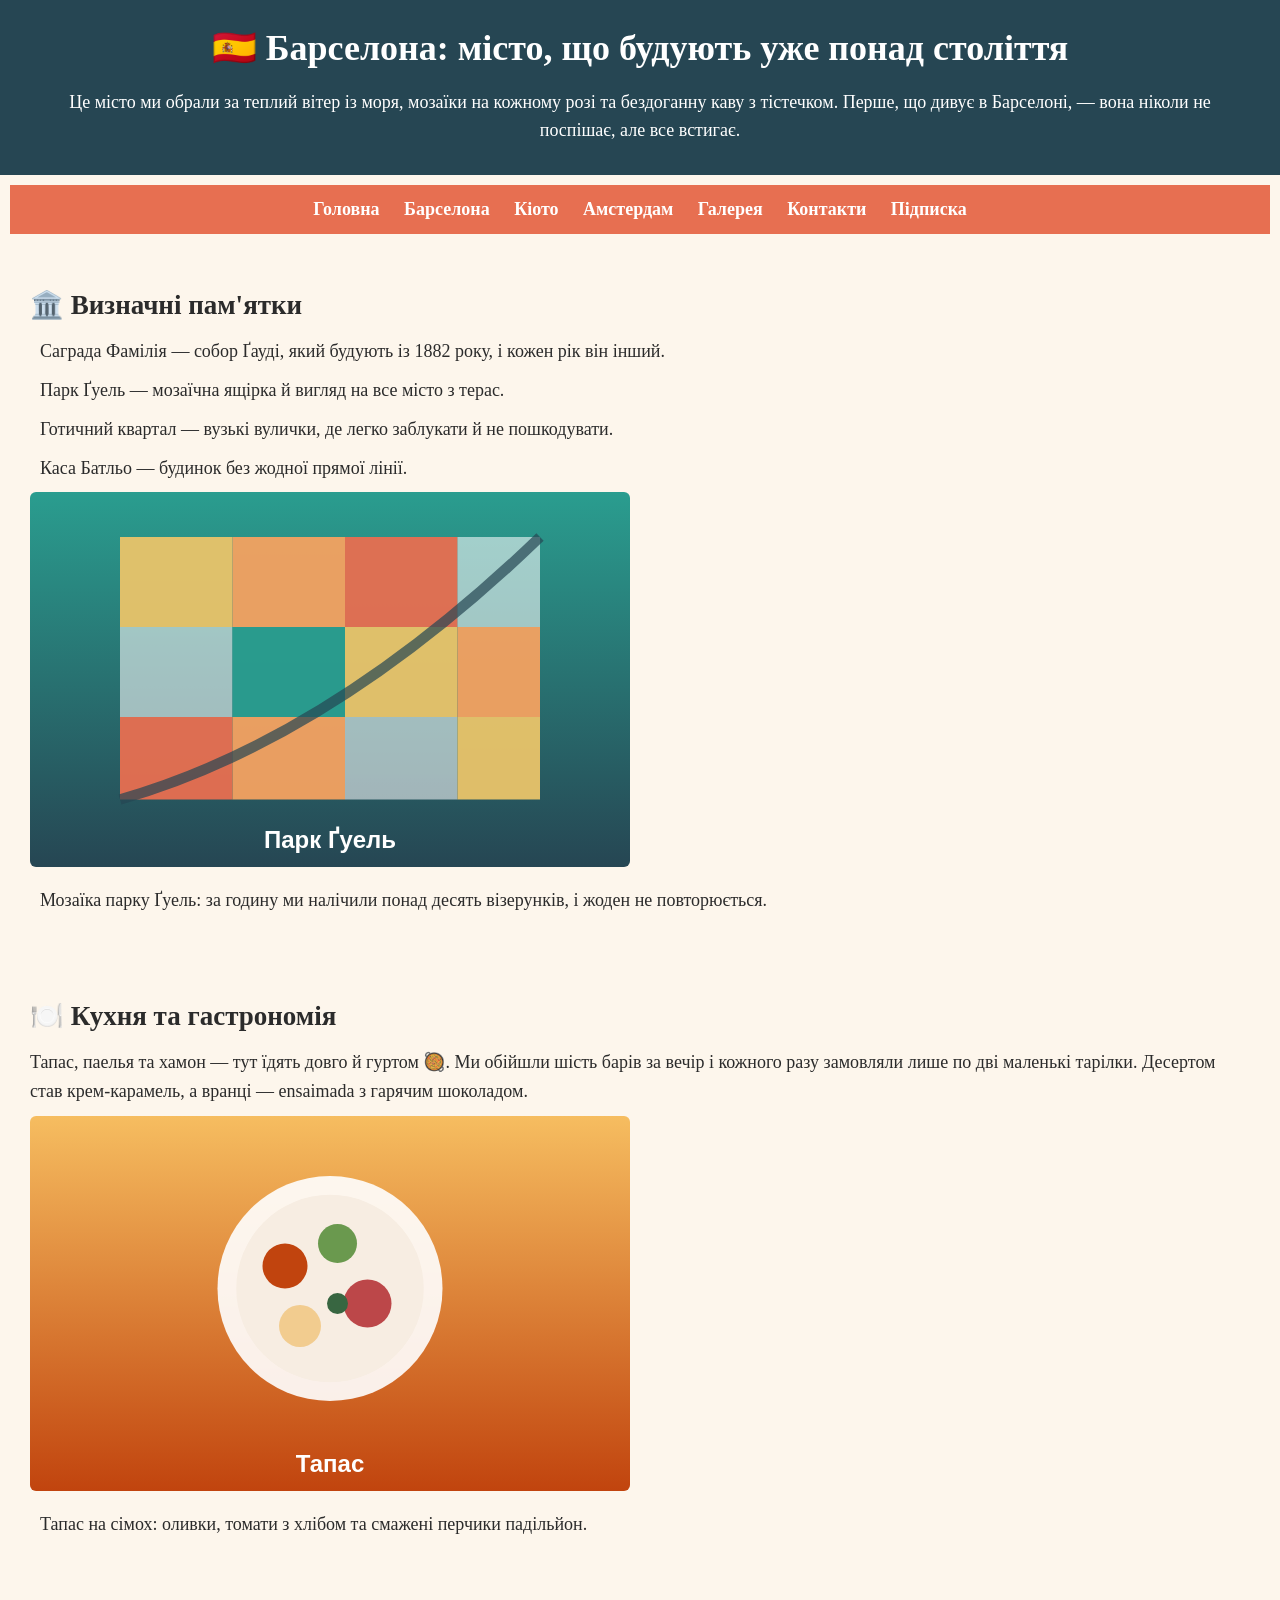
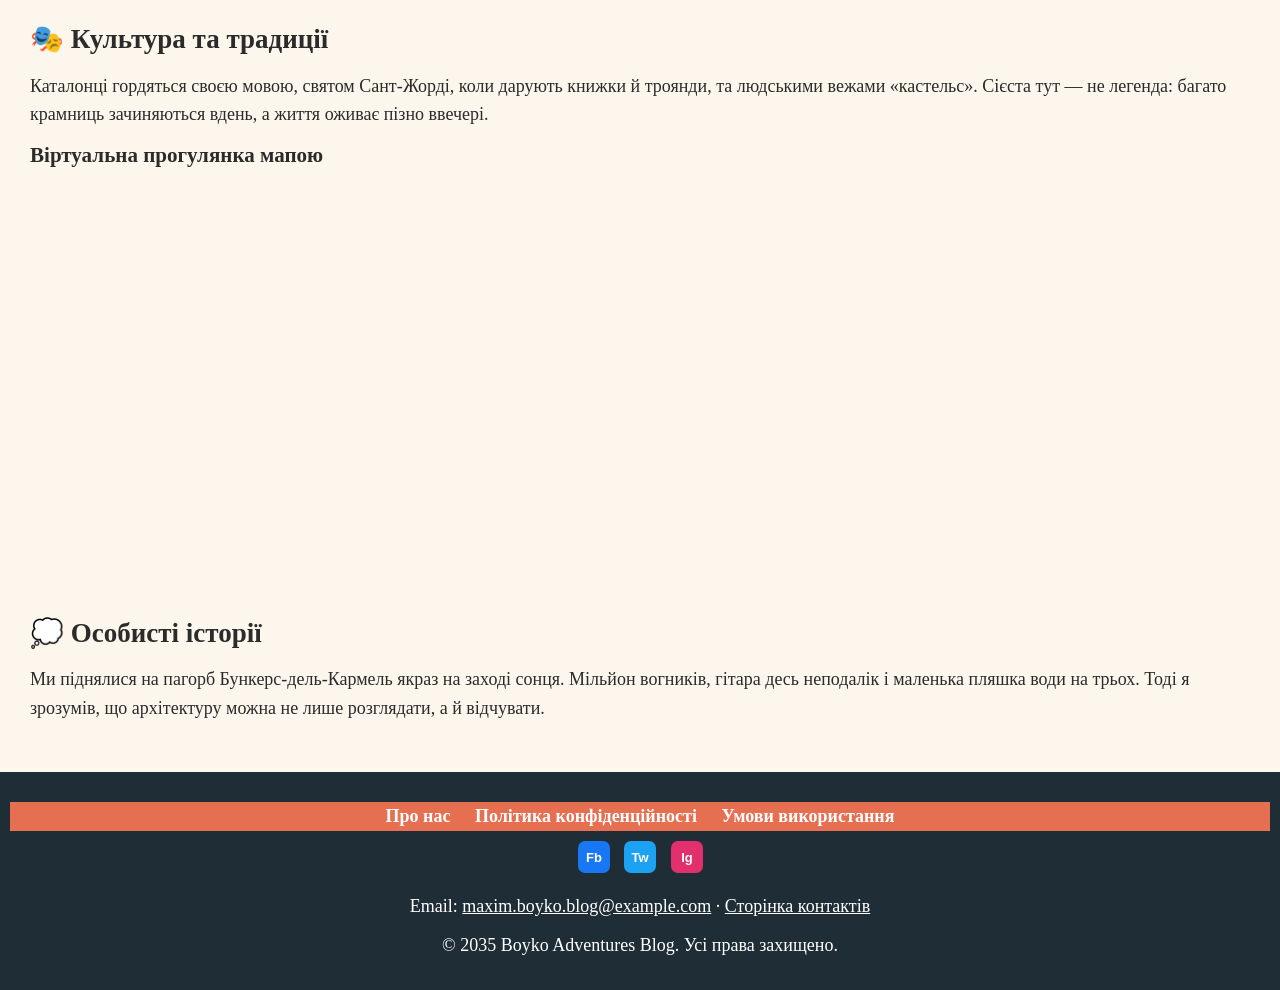
<file: pr1/barcelona.html>
<!DOCTYPE html>
<html lang="uk">
<head>
    <meta charset="UTF-8">
    <meta name="viewport" content="width=device-width, initial-scale=1.0">
    <title>Барселона | Global Adventures Blog</title>
    <link rel="icon" href="favicon.ico" type="image/x-icon">
    <link rel="stylesheet" href="style.css">
</head>
<body>
    <header>
        <h1><span role="img" aria-label="прапор Іспанії">🇪🇸</span> Барселона: місто, що будують уже понад століття</h1>
        <p>Це місто ми обрали за теплий вітер із моря, мозаїки на кожному розі та бездоганну каву з тістечком. Перше, що дивує в Барселоні, — вона ніколи не поспішає, але все встигає.</p>
    </header>
    <nav>
        <ul>
            <li><a href="index.html">Головна</a></li>
            <li><a href="barcelona.html">Барселона</a></li>
            <li><a href="kyoto.html">Кіото</a></li>
            <li><a href="amsterdam.html">Амстердам</a></li>
            <li><a href="gallery.html">Галерея</a></li>
            <li><a href="contact.html">Контакти</a></li>
            <li><a href="subscribe.html">Підписка</a></li>
        </ul>
    </nav>

    <main>
        <section>
            <h2><span role="img" aria-label="пам'ятка">🏛️</span> Визначні пам'ятки</h2>
            <ul>
                <li>Саграда Фамілія — собор Ґауді, який будують із 1882 року, і кожен рік він інший.</li>
                <li>Парк Ґуель — мозаїчна ящірка й вигляд на все місто з терас.</li>
                <li>Готичний квартал — вузькі вулички, де легко заблукати й не пошкодувати.</li>
                <li>Каса Батльо — будинок без жодної прямої лінії.</li>
            </ul>
            <figure>
                <img src="img/barcelona-mosaic.svg" alt="Кольорова мозаїка в парку Ґуель" width="600" height="375">
                <figcaption>Мозаїка парку Ґуель: за годину ми налічили понад десять візерунків, і жоден не повторюється.</figcaption>
            </figure>
        </section>

        <section>
            <h2><span role="img" aria-label="тарілка з приборами">🍽️</span> Кухня та гастрономія</h2>
            <p>Тапас, паелья та хамон — тут їдять довго й гуртом <span role="img" aria-label="паелья">🥘</span>. Ми обійшли шість барів за вечір і кожного разу замовляли лише по дві маленькі тарілки. Десертом став крем-карамель, а вранці — ensaimada з гарячим шоколадом.</p>
            <figure>
                <img src="img/barcelona-tapas.svg" alt="Тарілка тапас" width="600" height="375">
                <figcaption>Тапас на сімох: оливки, томати з хлібом та смажені перчики падільйон.</figcaption>
            </figure>
        </section>

        <section>
            <h2><span role="img" aria-label="театральні маски">🎭</span> Культура та традиції</h2>
            <p>Каталонці гордяться своєю мовою, святом Сант-Жорді, коли дарують книжки й троянди, та людськими вежами «кастельс». Сієста тут — не легенда: багато крамниць зачиняються вдень, а життя оживає пізно ввечері.</p>
            <h3>Віртуальна прогулянка мапою</h3>
            <iframe title="Мапа міста Барселона" width="600" height="350" loading="lazy"
                    src="https://www.openstreetmap.org/export/embed.html?bbox=2.1500,41.3700,2.2000,41.4200&amp;layer=mapnik&amp;marker=41.4036,2.1744"></iframe>
        </section>

        <section>
            <h2><span role="img" aria-label="хмаринка думок">💭</span> Особисті історії</h2>
            <p>Ми піднялися на пагорб Бункерс-дель-Кармель якраз на заході сонця. Мільйон вогників, гітара десь неподалік і маленька пляшка води на трьох. Тоді я зрозумів, що архітектуру можна не лише розглядати, а й відчувати.</p>
        </section>
    </main>

    <footer>
        <nav aria-label="Корисні посилання">
            <ul>
                <li><a href="#">Про нас</a></li>
                <li><a href="#">Політика конфіденційності</a></li>
                <li><a href="#">Умови використання</a></li>
            </ul>
        </nav>
        <div class="social-media">
            <a href="#" title="Faceblock"><img src="img/facebook.svg" alt="Faceblock" width="32" height="32"></a>
            <a href="#" title="Tweety"><img src="img/twitter.svg" alt="Tweety" width="32" height="32"></a>
            <a href="#" title="Instadrama"><img src="img/instagram.svg" alt="Instadrama" width="32" height="32"></a>
        </div>
        <div class="contact-info">
            <p>Email: <a href="mailto:maxim.boyko.blog@example.com">maxim.boyko.blog@example.com</a> · <a href="contact.html">Сторінка контактів</a></p>
        </div>
        <p>&copy; 2035 Boyko Adventures Blog. Усі права захищено.</p>
    </footer>
</body>
</html>
</file>
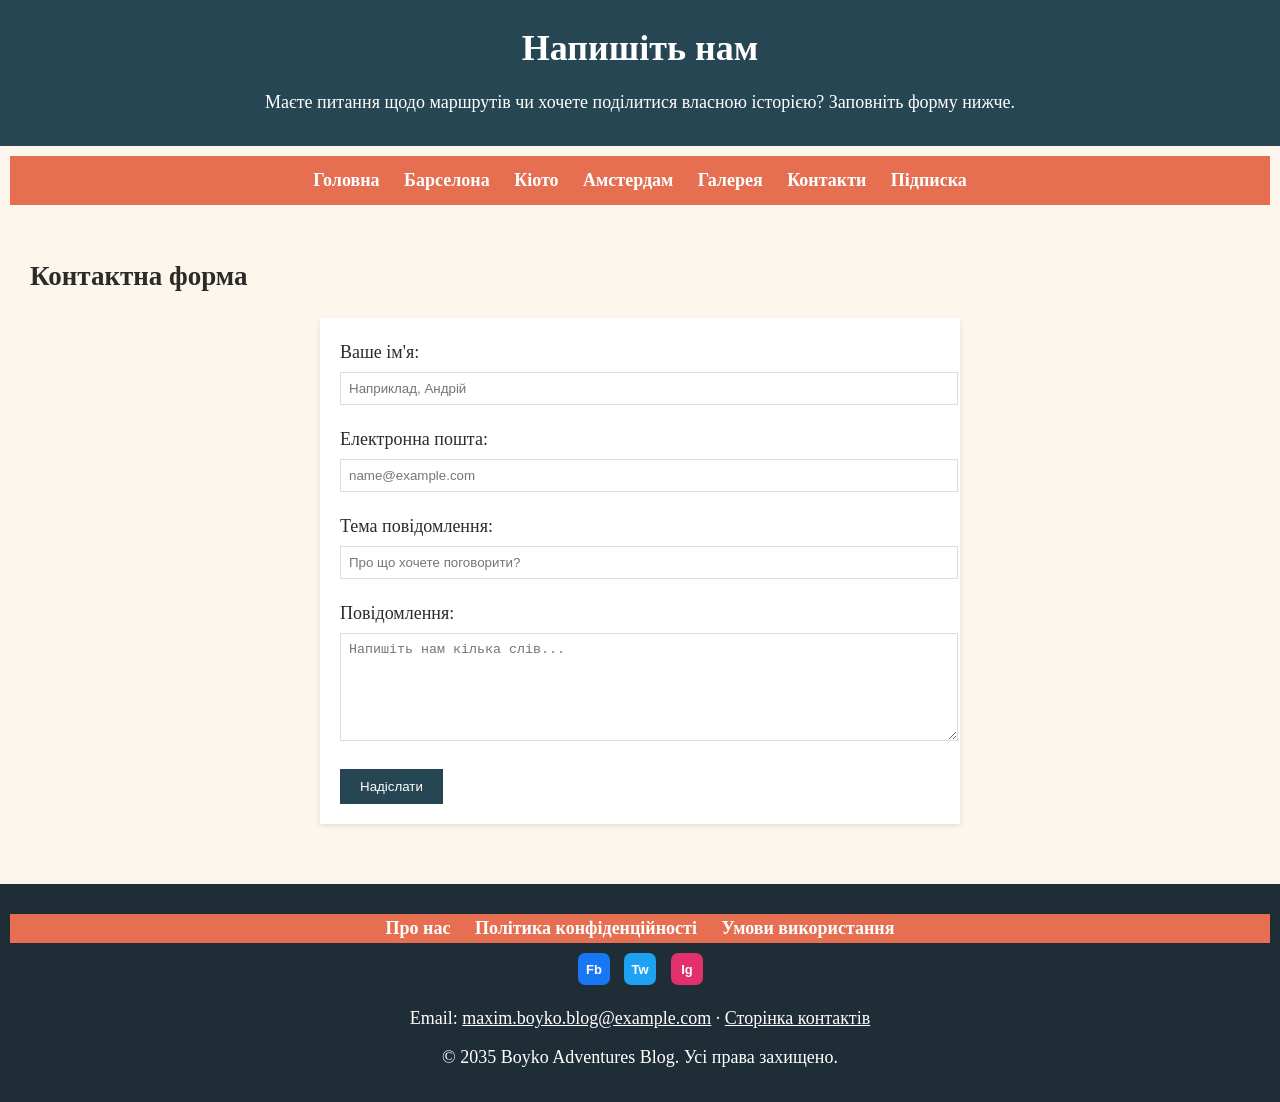
<file: pr1/contact.html>
<!DOCTYPE html>
<html lang="uk">
<head>
    <meta charset="UTF-8">
    <meta name="viewport" content="width=device-width, initial-scale=1.0">
    <title>Контакти | Global Adventures Blog</title>
    <link rel="icon" href="favicon.ico" type="image/x-icon">
    <link rel="stylesheet" href="style.css">
</head>
<body>
    <header>
        <h1>Напишіть нам</h1>
        <p>Маєте питання щодо маршрутів чи хочете поділитися власною історією? Заповніть форму нижче.</p>
    </header>
    <nav>
        <ul>
            <li><a href="index.html">Головна</a></li>
            <li><a href="barcelona.html">Барселона</a></li>
            <li><a href="kyoto.html">Кіото</a></li>
            <li><a href="amsterdam.html">Амстердам</a></li>
            <li><a href="gallery.html">Галерея</a></li>
            <li><a href="contact.html">Контакти</a></li>
            <li><a href="subscribe.html">Підписка</a></li>
        </ul>
    </nav>

    <main>
        <section>
            <h2>Контактна форма</h2>
            <form action="#" method="post">
                <label for="name">Ваше ім'я:</label>
                <input type="text" id="name" name="name" placeholder="Наприклад, Андрій" required>

                <label for="email">Електронна пошта:</label>
                <input type="email" id="email" name="email" placeholder="name@example.com" required>

                <label for="subject">Тема повідомлення:</label>
                <input type="text" id="subject" name="subject" placeholder="Про що хочете поговорити?" required>

                <label for="message">Повідомлення:</label>
                <textarea id="message" name="message" rows="6" placeholder="Напишіть нам кілька слів..." required></textarea>

                <button type="submit">Надіслати</button>
            </form>
        </section>
    </main>

    <footer>
        <nav aria-label="Корисні посилання">
            <ul>
                <li><a href="#">Про нас</a></li>
                <li><a href="#">Політика конфіденційності</a></li>
                <li><a href="#">Умови використання</a></li>
            </ul>
        </nav>
        <div class="social-media">
            <a href="#" title="Faceblock"><img src="img/facebook.svg" alt="Faceblock" width="32" height="32"></a>
            <a href="#" title="Tweety"><img src="img/twitter.svg" alt="Tweety" width="32" height="32"></a>
            <a href="#" title="Instadrama"><img src="img/instagram.svg" alt="Instadrama" width="32" height="32"></a>
        </div>
        <div class="contact-info">
            <p>Email: <a href="mailto:maxim.boyko.blog@example.com">maxim.boyko.blog@example.com</a> · <a href="contact.html">Сторінка контактів</a></p>
        </div>
        <p>&copy; 2035 Boyko Adventures Blog. Усі права захищено.</p>
    </footer>
</body>
</html>
</file>
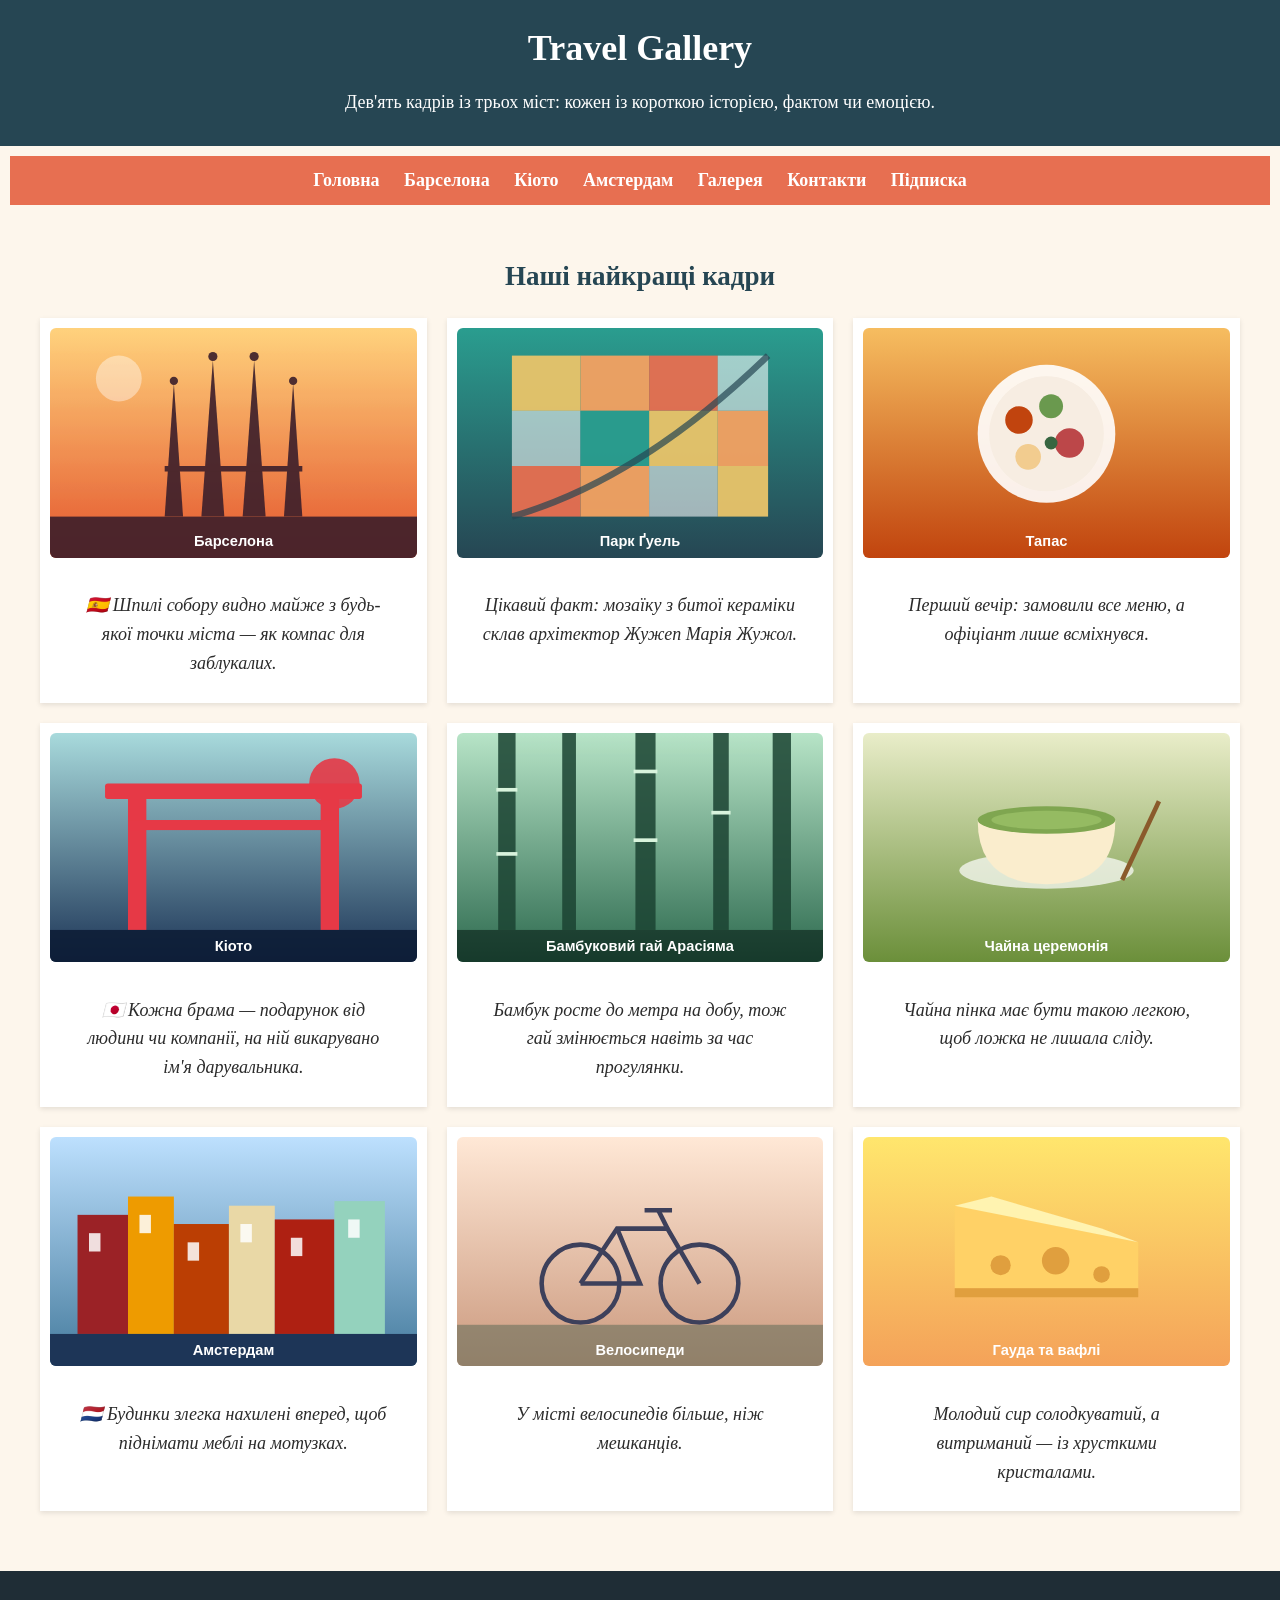
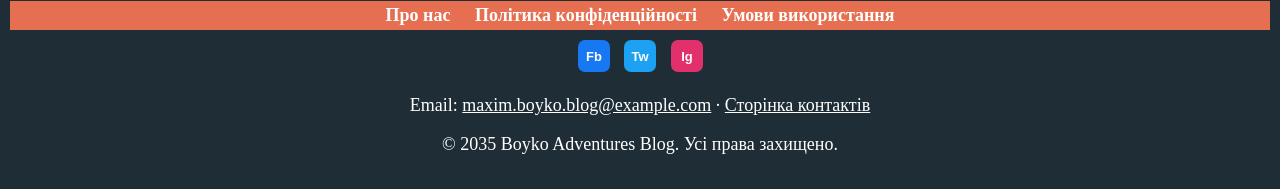
<file: pr1/gallery.html>
<!DOCTYPE html>
<html lang="uk">
<head>
    <meta charset="UTF-8">
    <meta name="viewport" content="width=device-width, initial-scale=1.0">
    <title>Галерея | Global Adventures Blog</title>
    <link rel="icon" href="favicon.ico" type="image/x-icon">
    <link rel="stylesheet" href="style.css">
</head>
<body>
    <header>
        <h1>Travel Gallery</h1>
        <p>Дев'ять кадрів із трьох міст: кожен із короткою історією, фактом чи емоцією.</p>
    </header>
    <nav>
        <ul>
            <li><a href="index.html">Головна</a></li>
            <li><a href="barcelona.html">Барселона</a></li>
            <li><a href="kyoto.html">Кіото</a></li>
            <li><a href="amsterdam.html">Амстердам</a></li>
            <li><a href="gallery.html">Галерея</a></li>
            <li><a href="contact.html">Контакти</a></li>
            <li><a href="subscribe.html">Підписка</a></li>
        </ul>
    </nav>

    <main>
        <section id="photo-gallery" class="photo-gallery">
            <h2>Наші найкращі кадри</h2>
            <ul>
                <li>
                    <figure>
                        <img src="img/barcelona.svg" alt="Силует собору Саграда Фамілія" width="400" height="250">
                        <figcaption><span role="img" aria-label="прапор Іспанії">🇪🇸</span> Шпилі собору видно майже з будь-якої точки міста — як компас для заблукалих.</figcaption>
                    </figure>
                </li>
                <li>
                    <figure>
                        <img src="img/barcelona-mosaic.svg" alt="Кольорова мозаїка" width="400" height="250">
                        <figcaption>Цікавий факт: мозаїку з битої кераміки склав архітектор Жужеп Марія Жужол.</figcaption>
                    </figure>
                </li>
                <li>
                    <figure>
                        <img src="img/barcelona-tapas.svg" alt="Тарілка тапас" width="400" height="250">
                        <figcaption>Перший вечір: замовили все меню, а офіціант лише всміхнувся.</figcaption>
                    </figure>
                </li>
                <li>
                    <figure>
                        <img src="img/kyoto.svg" alt="Червоні брами торі" width="400" height="250">
                        <figcaption><span role="img" aria-label="прапор Японії">🇯🇵</span> Кожна брама — подарунок від людини чи компанії, на ній викарувано ім'я дарувальника.</figcaption>
                    </figure>
                </li>
                <li>
                    <figure>
                        <img src="img/kyoto-bamboo.svg" alt="Бамбуковий гай" width="400" height="250">
                        <figcaption>Бамбук росте до метра на добу, тож гай змінюється навіть за час прогулянки.</figcaption>
                    </figure>
                </li>
                <li>
                    <figure>
                        <img src="img/kyoto-tea.svg" alt="Чашка матчі" width="400" height="250">
                        <figcaption>Чайна пінка має бути такою легкою, щоб ложка не лишала сліду.</figcaption>
                    </figure>
                </li>
                <li>
                    <figure>
                        <img src="img/amsterdam.svg" alt="Будинки на каналі" width="400" height="250">
                        <figcaption><span role="img" aria-label="прапор Нідерландів">🇳🇱</span> Будинки злегка нахилені вперед, щоб піднімати меблі на мотузках.</figcaption>
                    </figure>
                </li>
                <li>
                    <figure>
                        <img src="img/amsterdam-bike.svg" alt="Велосипед" width="400" height="250">
                        <figcaption>У місті велосипедів більше, ніж мешканців.</figcaption>
                    </figure>
                </li>
                <li>
                    <figure>
                        <img src="img/amsterdam-cheese.svg" alt="Круг сиру гауда" width="400" height="250">
                        <figcaption>Молодий сир солодкуватий, а витриманий — із хрусткими кристалами.</figcaption>
                    </figure>
                </li>
            </ul>
        </section>
    </main>

    <footer>
        <nav aria-label="Корисні посилання">
            <ul>
                <li><a href="#">Про нас</a></li>
                <li><a href="#">Політика конфіденційності</a></li>
                <li><a href="#">Умови використання</a></li>
            </ul>
        </nav>
        <div class="social-media">
            <a href="#" title="Faceblock"><img src="img/facebook.svg" alt="Faceblock" width="32" height="32"></a>
            <a href="#" title="Tweety"><img src="img/twitter.svg" alt="Tweety" width="32" height="32"></a>
            <a href="#" title="Instadrama"><img src="img/instagram.svg" alt="Instadrama" width="32" height="32"></a>
        </div>
        <div class="contact-info">
            <p>Email: <a href="mailto:maxim.boyko.blog@example.com">maxim.boyko.blog@example.com</a> · <a href="contact.html">Сторінка контактів</a></p>
        </div>
        <p>&copy; 2035 Boyko Adventures Blog. Усі права захищено.</p>
    </footer>
</body>
</html>
</file>
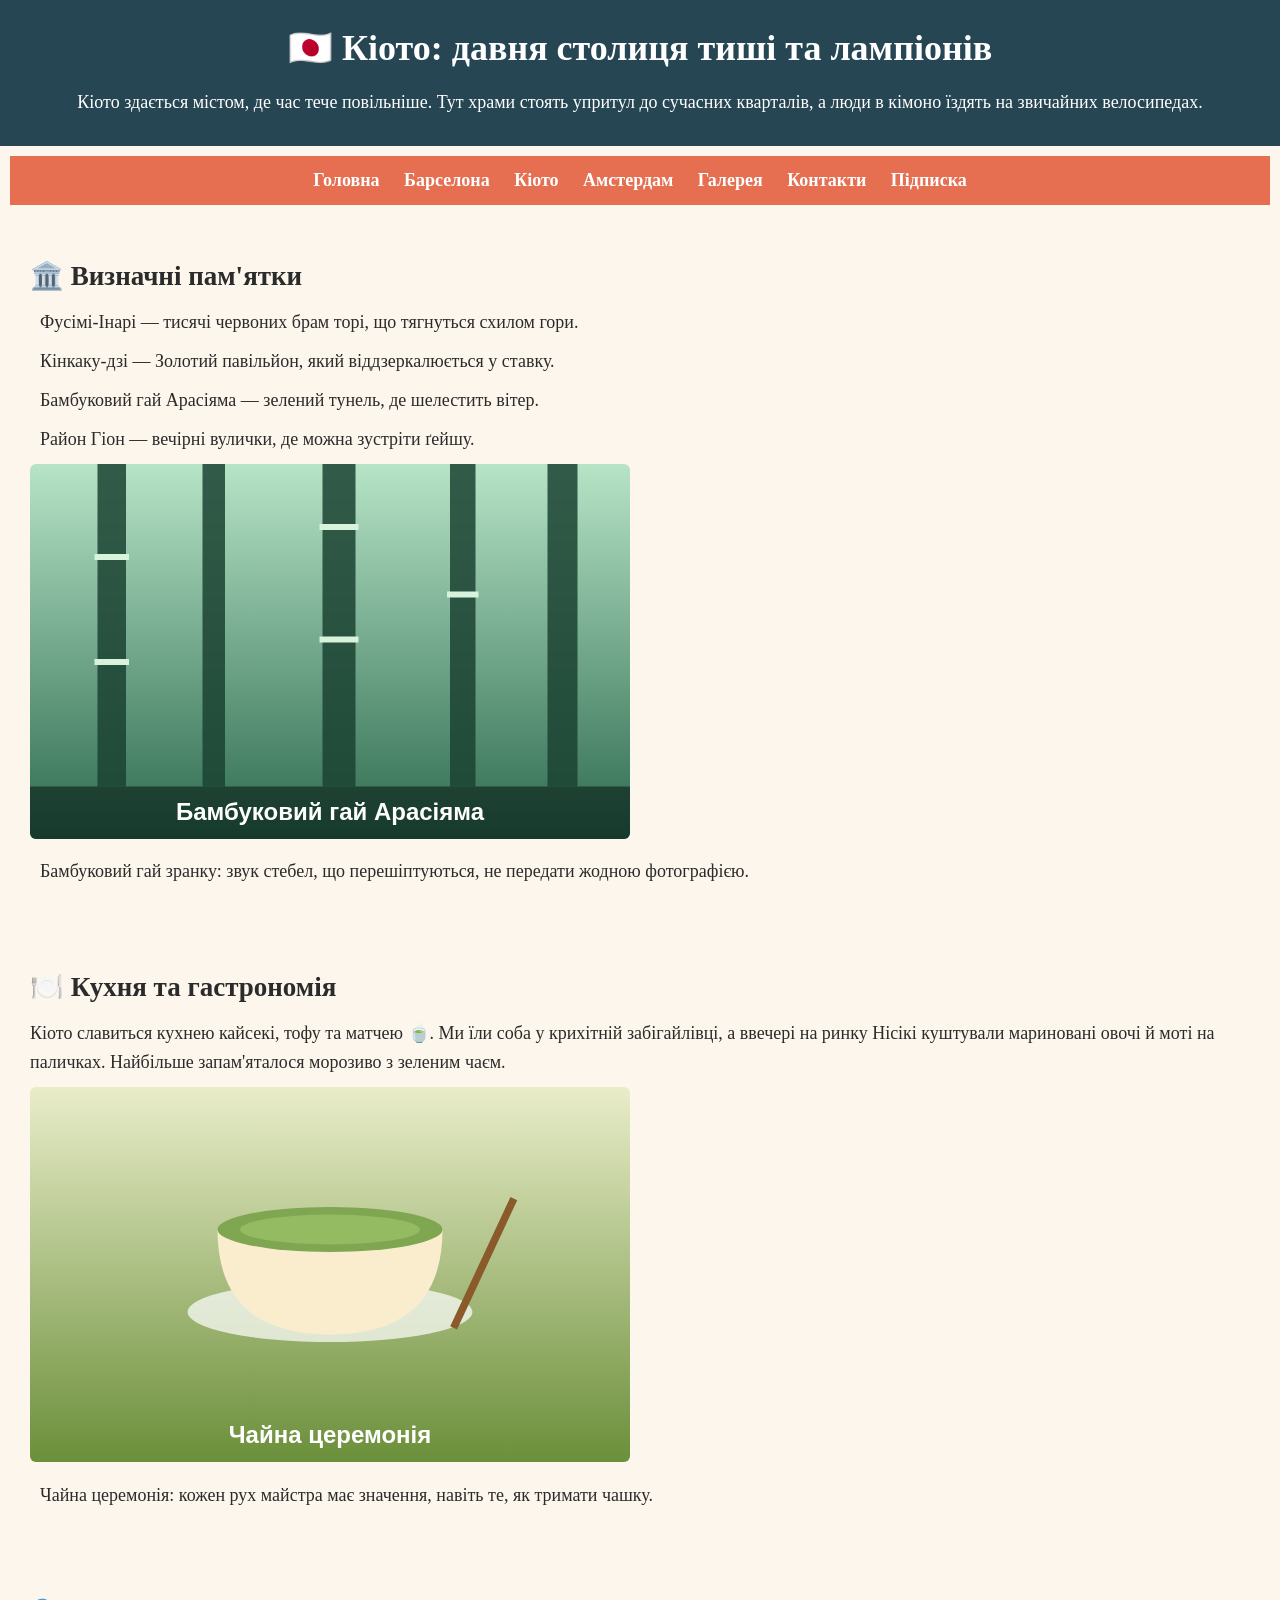
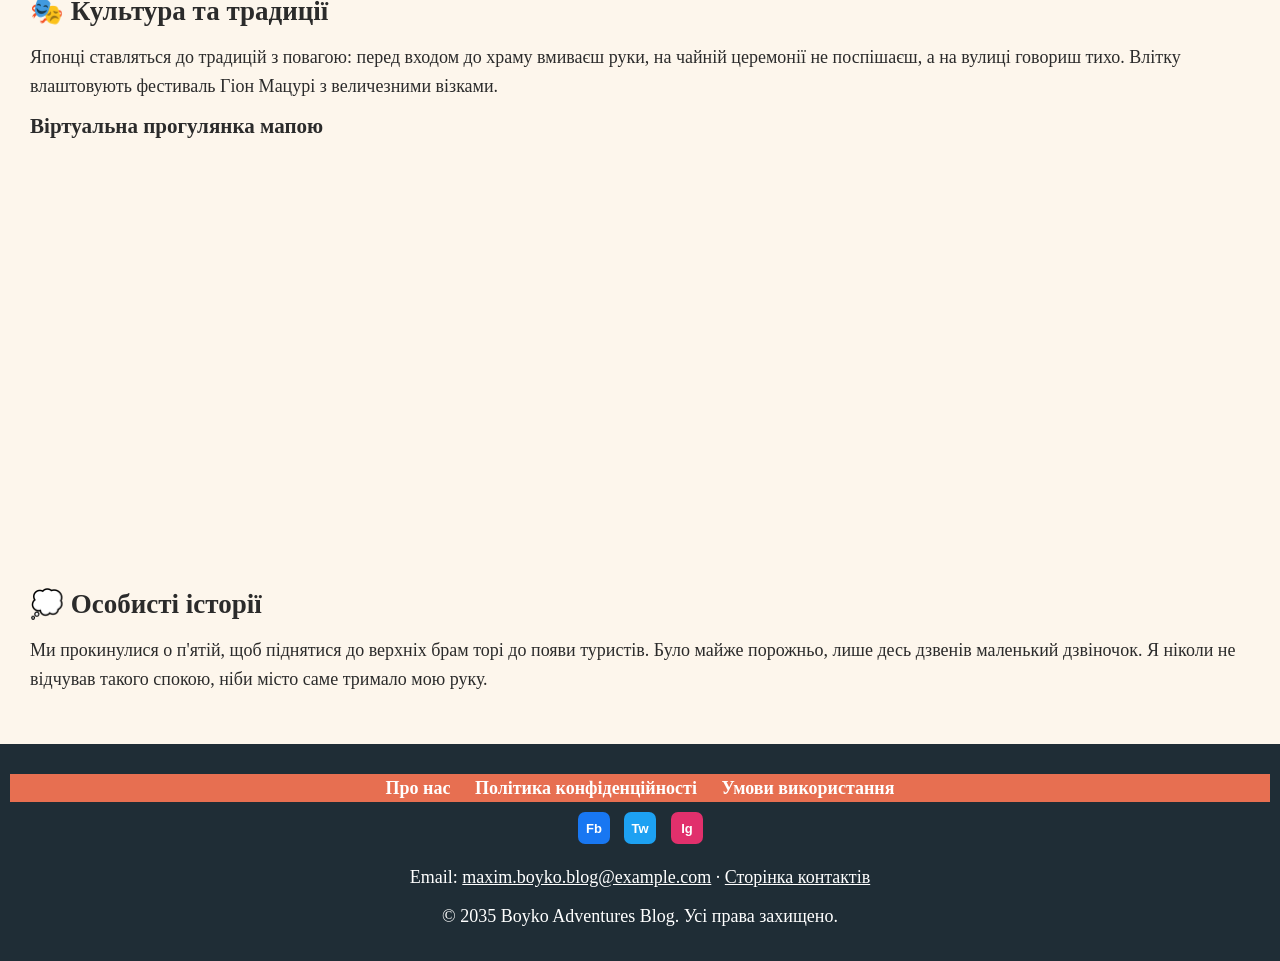
<file: pr1/kyoto.html>
<!DOCTYPE html>
<html lang="uk">
<head>
    <meta charset="UTF-8">
    <meta name="viewport" content="width=device-width, initial-scale=1.0">
    <title>Кіото | Global Adventures Blog</title>
    <link rel="icon" href="favicon.ico" type="image/x-icon">
    <link rel="stylesheet" href="style.css">
</head>
<body>
    <header>
        <h1><span role="img" aria-label="прапор Японії">🇯🇵</span> Кіото: давня столиця тиші та лампіонів</h1>
        <p>Кіото здається містом, де час тече повільніше. Тут храми стоять упритул до сучасних кварталів, а люди в кімоно їздять на звичайних велосипедах.</p>
    </header>
    <nav>
        <ul>
            <li><a href="index.html">Головна</a></li>
            <li><a href="barcelona.html">Барселона</a></li>
            <li><a href="kyoto.html">Кіото</a></li>
            <li><a href="amsterdam.html">Амстердам</a></li>
            <li><a href="gallery.html">Галерея</a></li>
            <li><a href="contact.html">Контакти</a></li>
            <li><a href="subscribe.html">Підписка</a></li>
        </ul>
    </nav>

    <main>
        <section>
            <h2><span role="img" aria-label="пам'ятка">🏛️</span> Визначні пам'ятки</h2>
            <ul>
                <li>Фусімі-Інарі — тисячі червоних брам торі, що тягнуться схилом гори.</li>
                <li>Кінкаку-дзі — Золотий павільйон, який віддзеркалюється у ставку.</li>
                <li>Бамбуковий гай Арасіяма — зелений тунель, де шелестить вітер.</li>
                <li>Район Гіон — вечірні вулички, де можна зустріти ґейшу.</li>
            </ul>
            <figure>
                <img src="img/kyoto-bamboo.svg" alt="Бамбуковий гай" width="600" height="375">
                <figcaption>Бамбуковий гай зранку: звук стебел, що перешіптуються, не передати жодною фотографією.</figcaption>
            </figure>
        </section>

        <section>
            <h2><span role="img" aria-label="тарілка з приборами">🍽️</span> Кухня та гастрономія</h2>
            <p>Кіото славиться кухнею кайсекі, тофу та матчею <span role="img" aria-label="чай матча">🍵</span>. Ми їли соба у крихітній забігайлівці, а ввечері на ринку Нісікі куштували мариновані овочі й моті на паличках. Найбільше запам'яталося морозиво з зеленим чаєм.</p>
            <figure>
                <img src="img/kyoto-tea.svg" alt="Чашка матчі" width="600" height="375">
                <figcaption>Чайна церемонія: кожен рух майстра має значення, навіть те, як тримати чашку.</figcaption>
            </figure>
        </section>

        <section>
            <h2><span role="img" aria-label="театральні маски">🎭</span> Культура та традиції</h2>
            <p>Японці ставляться до традицій з повагою: перед входом до храму вмиваєш руки, на чайній церемонії не поспішаєш, а на вулиці говориш тихо. Влітку влаштовують фестиваль Гіон Мацурі з величезними візками.</p>
            <h3>Віртуальна прогулянка мапою</h3>
            <iframe title="Мапа міста Кіото" width="600" height="350" loading="lazy"
                    src="https://www.openstreetmap.org/export/embed.html?bbox=135.7300,34.9500,135.8100,35.0300&amp;layer=mapnik&amp;marker=34.9671,135.7727"></iframe>
        </section>

        <section>
            <h2><span role="img" aria-label="хмаринка думок">💭</span> Особисті історії</h2>
            <p>Ми прокинулися о п'ятій, щоб піднятися до верхніх брам торі до появи туристів. Було майже порожньо, лише десь дзвенів маленький дзвіночок. Я ніколи не відчував такого спокою, ніби місто саме тримало мою руку.</p>
        </section>
    </main>

    <footer>
        <nav aria-label="Корисні посилання">
            <ul>
                <li><a href="#">Про нас</a></li>
                <li><a href="#">Політика конфіденційності</a></li>
                <li><a href="#">Умови використання</a></li>
            </ul>
        </nav>
        <div class="social-media">
            <a href="#" title="Faceblock"><img src="img/facebook.svg" alt="Faceblock" width="32" height="32"></a>
            <a href="#" title="Tweety"><img src="img/twitter.svg" alt="Tweety" width="32" height="32"></a>
            <a href="#" title="Instadrama"><img src="img/instagram.svg" alt="Instadrama" width="32" height="32"></a>
        </div>
        <div class="contact-info">
            <p>Email: <a href="mailto:maxim.boyko.blog@example.com">maxim.boyko.blog@example.com</a> · <a href="contact.html">Сторінка контактів</a></p>
        </div>
        <p>&copy; 2035 Boyko Adventures Blog. Усі права захищено.</p>
    </footer>
</body>
</html>
</file>
<file: lab5/css/styles.css>
body {
    margin: 0;
    font-family: -apple-system, BlinkMacSystemFont, "Segoe UI", Roboto, "Helvetica Neue", Arial, sans-serif;
    color: #333333;
    background-color: #f9f9f9;
}

header#events_container {
    display: block;
    width: 100%;
    background-color: #003366;
    color: #ffffff;
    padding-top: 20px;
    padding-bottom: 20px;
    margin-top: 0;
    margin-bottom: 0;
    border-bottom: 4px solid #ffcc00; 
    box-sizing: border-box;
}

header#events_container .container {
    max-width: 1200px;
    margin-left: auto;
    margin-right: auto;
    padding-left: 15px;
    padding-right: 15px;
}

header#events_container h2 {
    font-size: 28px;
    font-weight: 700;
    line-height: 1.2;
    margin-top: 0;
    margin-bottom: 10px;
    color: #ffffff;
}

header#events_container p {
    font-size: 16px;
    font-weight: 400;
    line-height: 1.5;
    margin: 0;
    opacity: 0.9;
}
</file>
<file: lab6/css/styles.css>
body {
    font-family: Arial, sans-serif;
    margin: 0;
    padding: 0;
}

header {
    text-align: center;
    background: #4CAF50;
    color: white;
    padding: 10px 0;
    position: sticky;
    top: 0;
    z-index: 100;
    box-shadow: 0 2px 4px rgba(0, 0, 0, 0.1);
}

section {
    padding: 20px;
}

h2 {
    position: sticky;
    top: 98px;
    background: #f9f9f9;
    padding: 10px 0;
    margin: 0;
    z-index: 50;
    border-bottom: 1px solid #ddd;
}

/* Секція 1 */
#section-1 img {
    float: left;
    margin-right: 20px;
    width: 250px;
    height: 250px;
}

.text {
    text-align: justify;
}

.clear {
    clear: both;
}

/* Секція 2 */
.multicolumn-text {
    column-width: 300px;
    column-gap: 20px;
    column-count: 2;
}


/* Секція 3 */
#subscribe-button {
    padding: 10px 20px;
    font-size: 16px;
    background-color: #4CAF50;
    color: white;
    border: none;
    cursor: pointer;
}

#subscribe-button:hover {
    background-color: #45a049;
}

/* Модальне вікно */
#modal.hidden {
    display: none;
}

#modal {
    position: fixed;
    top: 0;
    left: 0;
    width: 100%;
    height: 100%;
    background: rgba(0, 0, 0, 0.5);
    display: flex;
    justify-content: center;
    align-items: center;
    z-index: 1000;
}

.modal-content {
    background: white;
    width: 50%;
    height: 50%;
    padding: 20px;
    border-radius: 5px;
    text-align: center;
    box-shadow: 0 4px 8px rgba(0, 0, 0, 0.2);
}

input[type="email"] {
    padding: 10px;
    width: 80%;
    margin: 10px 0;
    font-size: 16px;
    box-sizing: border-box;
}

button[type="submit"] {
    padding: 10px 20px;
    background-color: #4CAF50;
    color: white;
    border: none;
    cursor: pointer;
}
</file>
<file: lab7/css/style.css>
/* ===================== Лабораторна робота №7 =====================
   Flexbox (header#events_container), Grid (новини), transitions,
   animations, медіа-запити: Mobile <=767px, Tablet 768-1023px,
   Desktop >=1024px
   ================================================================= */

:root {
    --primary: #0f5c4d;
    --primary-dark: #08332b;
    --accent: #ff8a3d;
    --text: #1c2321;
    --muted: #66726e;
    --bg: #f2f6f4;
    --card: #ffffff;
    --radius: 10px;
    --shadow: 0 2px 8px rgba(0, 0, 0, .08);
    --shadow-hover: 0 14px 30px rgba(8, 51, 43, .2);
    --transition: .3s ease;
}

*,
*::before,
*::after {
    box-sizing: border-box;
    margin: 0;
    padding: 0;
}

body {
    font-family: "Trebuchet MS", "Lucida Sans", Verdana, sans-serif;
    color: var(--text);
    background: var(--bg);
    line-height: 1.5;
}

a {
    color: inherit;
    text-decoration: none;
}

img {
    display: block;
    max-width: 100%;
}

/* ============================ ANIMATIONS ============================ */
@keyframes riseUp {
    from { opacity: 0; transform: translateY(30px); }
    to   { opacity: 1; transform: translateY(0); }
}

@keyframes dropIn {
    from { opacity: 0; transform: translateY(-60px); }
    to   { opacity: 1; transform: translateY(0); }
}

@keyframes glow {
    0%, 100% { box-shadow: 0 0 0 0 rgba(255, 138, 61, .6); }
    50%      { box-shadow: 0 0 0 10px rgba(255, 138, 61, 0); }
}

/* =============== HEADER#events_container (FLEX) =============== */
#events_container {
    display: flex;
    flex-direction: column;
    color: #fff;
    background: linear-gradient(120deg, var(--primary-dark), var(--primary));
}

/* --- верхня панель --- */
.top-bar {
    display: flex;
    flex-direction: row;
    flex-wrap: wrap;
    justify-content: space-between;
    align-items: center;
    gap: 20px;
    padding: 18px 5%;
    border-bottom: 1px solid rgba(255, 255, 255, .15);
    animation: dropIn .7s ease-out both;
}

.logo {
    display: flex;
    align-items: center;
    gap: 12px;
}

.logo-mark {
    display: flex;
    justify-content: center;
    align-items: center;
    width: 48px;
    height: 48px;
    border-radius: 12px;
    background: var(--accent);
    color: var(--primary-dark);
    font-weight: 800;
    transition: transform .5s ease;
}

.logo:hover .logo-mark {
    transform: rotate(-12deg) scale(1.1);
}

.logo-text {
    font-size: 13px;
    font-weight: 700;
    line-height: 1.25;
    text-transform: uppercase;
}

.main-nav ul {
    display: flex;
    flex-wrap: wrap;
    justify-content: center;
    gap: 26px;
    list-style: none;
}

.main-nav a {
    position: relative;
    padding: 6px 0;
    font-weight: 600;
    transition: color var(--transition);
}

.main-nav a::after {
    content: "";
    position: absolute;
    left: 0;
    bottom: 0;
    width: 100%;
    height: 2px;
    background: var(--accent);
    transform: scaleX(0);
    transform-origin: center;
    transition: transform var(--transition);
}

.main-nav a:hover {
    color: var(--accent);
}

.main-nav a:hover::after {
    transform: scaleX(1);
}

.lang {
    display: flex;
    gap: 6px;
}

.lang a {
    padding: 4px 10px;
    border: 1px solid rgba(255, 255, 255, .5);
    border-radius: 6px;
    font-size: 13px;
    font-weight: 600;
    transition: background-color var(--transition), color var(--transition);
}

.lang a.active,
.lang a:hover {
    background: #fff;
    color: var(--primary);
}

.menu-toggle {
    display: none;
}

.burger {
    display: none;
    flex-direction: column;
    justify-content: space-between;
    width: 28px;
    height: 20px;
    cursor: pointer;
}

.burger span {
    height: 3px;
    border-radius: 2px;
    background: #fff;
    transition: transform var(--transition), opacity var(--transition);
}

/* --- блок подій (flex) --- */
.events {
    display: flex;
    flex-direction: column;
    gap: 24px;
    padding: 40px 5% 50px;
}

.events-head {
    display: flex;
    justify-content: space-between;
    align-items: baseline;
    flex-wrap: wrap;
    gap: 10px;
}

.events-heading {
    font-size: 36px;
    line-height: 1.15;
    animation: riseUp .8s ease-out both;
}

.events-all {
    color: var(--accent);
    font-weight: 700;
    transition: letter-spacing var(--transition);
}

.events-all:hover {
    letter-spacing: 1px;
}

.events-list {
    display: flex;
    flex-direction: row;
    flex-wrap: wrap;
    justify-content: space-between;
    align-items: stretch;
    gap: 20px;
}

/* Desktop за замовчуванням: 4 картки в ряд */
.event-card {
    flex: 0 0 calc((100% - 60px) / 4);
    border-radius: var(--radius);
    background: rgba(255, 255, 255, .1);
    animation: riseUp .7s ease-out both;
    transition: transform var(--transition), background-color var(--transition);
}

.event-card:nth-child(2) { animation-delay: .1s; }
.event-card:nth-child(3) { animation-delay: .2s; }
.event-card:nth-child(4) { animation-delay: .3s; }

.event-card:hover {
    transform: translateY(-6px);
    background: rgba(255, 255, 255, .2);
}

.event-link {
    display: flex;
    align-items: flex-start;
    gap: 16px;
    height: 100%;
    padding: 18px;
}

.event-date {
    display: flex;
    flex-direction: column;
    align-items: center;
    flex: 0 0 auto;
    min-width: 62px;
    padding: 8px 10px;
    border-radius: 8px;
    background: var(--accent);
    color: var(--primary-dark);
    text-transform: uppercase;
    animation: glow 2.4s infinite 1.5s;
}

.event-date strong {
    font-size: 28px;
    line-height: 1;
}

.event-date span {
    font-size: 12px;
    font-weight: 700;
}

.event-info {
    display: flex;
    flex-direction: column;
    gap: 4px;
}

.event-title {
    font-size: 16px;
    line-height: 1.3;
    margin-bottom: 4px;
}

.event-meta {
    font-size: 13px;
    opacity: .85;
}

/* ===================== MAIN: div.main-container ===================== */
.main-container {
    max-width: 1320px;
    margin: 0 auto;
    padding: 60px 5%;
}

.news-header {
    display: flex;
    justify-content: space-between;
    align-items: baseline;
    flex-wrap: wrap;
    gap: 10px;
    margin-bottom: 30px;
}

.news-header h2 {
    position: relative;
    padding-bottom: 10px;
    font-size: 32px;
    color: var(--primary-dark);
}

.news-header h2::after {
    content: "";
    position: absolute;
    left: 0;
    bottom: 0;
    width: 60px;
    height: 4px;
    border-radius: 2px;
    background: var(--accent);
}

.news-all {
    color: var(--primary);
    font-weight: 700;
    transition: letter-spacing var(--transition), color var(--transition);
}

.news-all:hover {
    color: var(--primary-dark);
    letter-spacing: 1px;
}

/* ---------- GRID новин (Desktop: 4 колонки) ---------- */
.news-grid {
    display: grid;
    grid-template-columns: repeat(4, 1fr);
    grid-auto-rows: auto;
    gap: 24px;
}

.news-card {
    border-radius: var(--radius);
    overflow: hidden;
    background: var(--card);
    box-shadow: var(--shadow);
    animation: riseUp .6s ease-out both;
    transition: transform var(--transition), box-shadow var(--transition);
}

.news-card:nth-child(2) { animation-delay: .1s; }
.news-card:nth-child(3) { animation-delay: .2s; }
.news-card:nth-child(4) { animation-delay: .3s; }
.news-card:nth-child(5) { animation-delay: .4s; }
.news-card:nth-child(6) { animation-delay: .5s; }
.news-card:nth-child(7) { animation-delay: .6s; }

.news-card:hover {
    transform: translateY(-8px);
    box-shadow: var(--shadow-hover);
}

.news-card > a {
    display: flex;
    flex-direction: column;
    height: 100%;
}

.news-card--featured {
    grid-column: span 2;
}

.news-image {
    aspect-ratio: 16 / 10;
    overflow: hidden;
}

.news-card--featured .news-image {
    aspect-ratio: auto;
    flex: 1;
    min-height: 200px;
}

.news-image img {
    width: 100%;
    height: 100%;
    object-fit: cover;
    transition: transform .5s ease;
}

.news-card:hover .news-image img {
    transform: scale(1.08);
}

.news-body {
    display: flex;
    flex-direction: column;
    flex-grow: 1;
    gap: 10px;
    padding: 18px 20px 20px;
}

.news-tag {
    align-self: flex-start;
    padding: 3px 10px;
    border-radius: 20px;
    background: rgba(15, 92, 77, .12);
    color: var(--primary);
    font-size: 12px;
    font-weight: 700;
    text-transform: uppercase;
    transition: background-color var(--transition), color var(--transition);
}

.news-card:hover .news-tag {
    background: var(--primary);
    color: #fff;
}

.news-title {
    flex-grow: 1;
    font-size: 17px;
    line-height: 1.35;
    transition: color var(--transition);
}

.news-card--featured .news-title {
    font-size: 22px;
}

.news-card:hover .news-title {
    color: var(--primary);
}

.news-date {
    color: var(--muted);
    font-size: 13px;
}

/* ============================== FOOTER ============================== */
.footer {
    padding: 24px 5%;
    background: var(--primary-dark);
    color: #fff;
    text-align: center;
}

.footer a {
    color: var(--accent);
    transition: opacity var(--transition);
}

.footer a:hover {
    opacity: .7;
}

/* ====================== TABLET: 768px - 1023px ====================== */
@media (min-width: 768px) and (max-width: 1023px) {
    .top-bar {
        justify-content: center;
    }

    .logo {
        flex: 1 1 auto;
    }

    .main-nav {
        order: 3;
        flex-basis: 100%;
    }

    .main-nav ul {
        gap: 20px;
    }

    /* 2 картки подій у ряд */
    .event-card {
        flex-basis: calc((100% - 20px) / 2);
    }

    /* 2 колонки новин */
    .news-grid {
        grid-template-columns: repeat(2, 1fr);
        gap: 20px;
    }
}

/* ========================= MOBILE: до 767px ========================= */
@media (max-width: 767px) {
    .top-bar {
        padding: 16px 20px;
    }

    .burger {
        display: flex;
        order: 2;
    }

    .lang {
        order: 1;
        margin-left: auto;
    }

    .main-nav {
        order: 3;
        flex-basis: 100%;
        max-height: 0;
        overflow: hidden;
        transition: max-height .4s ease;
    }

    .main-nav ul {
        flex-direction: column;
        align-items: center;
        gap: 14px;
        padding: 10px 0;
    }

    .menu-toggle:checked ~ .main-nav {
        max-height: 400px;
    }

    .menu-toggle:checked + .burger span:nth-child(1) {
        transform: translateY(8.5px) rotate(45deg);
    }

    .menu-toggle:checked + .burger span:nth-child(2) {
        opacity: 0;
    }

    .menu-toggle:checked + .burger span:nth-child(3) {
        transform: translateY(-8.5px) rotate(-45deg);
    }

    .events {
        padding: 30px 20px 36px;
    }

    .events-heading {
        font-size: 28px;
    }

    /* 1 картка подій у ряд */
    .event-card {
        flex-basis: 100%;
    }

    .main-container {
        padding: 40px 20px;
    }

    .news-header h2 {
        font-size: 26px;
    }

    /* 1 колонка новин */
    .news-grid {
        grid-template-columns: 1fr;
        gap: 18px;
    }

    .news-card--featured {
        grid-column: auto;
    }

    .news-card--featured .news-image {
        aspect-ratio: 16 / 10;
        flex: none;
        min-height: 0;
    }

    .news-card--featured .news-title {
        font-size: 18px;
    }
}

@media (prefers-reduced-motion: reduce) {
    *,
    *::before,
    *::after {
        animation: none !important;
        transition: none !important;
    }
}
</file>
<file: pr1/style.css>
/* ПР1 — Global Adventures Blog (Максим Бойко): зелено-теракотова тема */
body, h1, h2, h3, p, ul, li, figure, figcaption {
    margin: 10px;
    padding: 0;
    list-style: none;
    font-family: Georgia, 'Times New Roman', serif;
}

/* Body and Layout */
body {
    margin: 0;
    padding: 0;
    line-height: 1.6;
    font-size: 18px;
    color: #2b2b2b;
    background-color: #fdf6ec;
}

/* Header */
header {
    background: #264653;
    color: #fff;
    padding: 20px;
    text-align: center;
}

header h1 {
    margin: 0 0 10px;
}

/* Navigation Bar */
nav ul {
    background: #e76f51;
    text-align: center;
    padding: 10px 0;
}

nav ul li {
    display: inline;
    margin: 0 10px;
}

nav ul li a {
    color: white;
    text-decoration: none;
    font-weight: bold;
}

/* Section and Articles */
section {
    padding: 20px;
    margin: 20px 0;
}

/* Gallery Section */
#photo-gallery ul {
    display: flex;
    flex-wrap: wrap;
    justify-content: space-around;
}

#photo-gallery li {
    width: calc(33.333% - 20px);
    margin: 10px;
    background: #fff;
    box-shadow: 0 2px 5px rgba(0,0,0,0.1);
}

#photo-gallery img {
    width: 100%;
    height: auto;
}

#photo-gallery figcaption {
    padding: 15px;
    text-align: center;
    font-style: italic;
}

/* Form Styles */
form {
    max-width: 600px;
    margin: 20px auto;
    padding: 20px;
    background: #fff;
    box-shadow: 0 2px 5px rgba(0,0,0,0.1);
}

form label {
    display: block;
    margin-bottom: 5px;
}

form input[type="text"],
form input[type="email"],
form textarea {
    width: 100%;
    padding: 8px;
    margin-bottom: 20px;
    border: 1px solid #ddd;
}

form button {
    display: inline-block;
    background: #264653;
    color: #fff;
    border: none;
    padding: 10px 20px;
    cursor: pointer;
}

form button:hover {
    background: #1b3440;
}

form .inline-label {
    display: inline;
}

/* Footer */
footer {
    background: #1f2d36;
    color: #fff;
    padding: 20px 0;
    text-align: center;
}

footer nav ul {
    padding: 0;
    list-style: none;
}

footer nav ul li {
    display: inline;
    margin: 0 10px;
}

footer nav ul li a {
    color: #fff;
    text-decoration: none;
}

footer .social-media a {
    display: inline-block;
    margin: 0 5px;
    color: #fff;
    /* Add additional styles for social media icons if using images or font icons */
}

footer p {
    margin: 10px 0;
}

footer a {
    color: #fff;
    text-decoration: underline; 
}

/* Сторінки міст: зображення й карта */
main figure img {
    max-width: 100%;
    height: auto;
    border-radius: 6px;
}

main iframe {
    max-width: 100%;
    border: 0;
}

.photo-gallery h2,
.city-showcase h2 {
    text-align: center;
    color: #264653;
}

nav ul li a:hover {
    color: #264653;
}

@media (max-width: 800px) {
    #photo-gallery li {
        width: 100%;
    }
}
</file>
<file: pr2/css/style.css>
/* ==========================================================
   Практична робота 2 — верстка макета "Pets" (Landing Page UI Kit)
   Desktop 1280px + мобільна версія 360px.
   Значення кольорів, шрифтів і відступів взято з панелі Properties у Figma
   ========================================================== */

/* ---------- Скидання стилів ---------- */
*,
*::before,
*::after {
    margin: 0;
    padding: 0;
    box-sizing: border-box;
}

/* ---------- Змінні (Color styles з макета) ---------- */
:root {
    --text: #2d2d2d;
    --blue: #3366ff;
    --yellow: #f8d57e;
    --hero-bg: #f7f5fd;
    --video-bg: #f2faf8;
    --card-bg: #f7f7f7;
    --icon-bg: #e6e6e6;
    --feedback-bg: #e5f4f2;
    --cta-bg: #fcfaf5;
    --radius: 10px;
}

body {
    font-family: 'Poppins', sans-serif;
    font-size: 18px;
    line-height: 32px;
    color: var(--text);
    background: #fff;
}

img {
    display: block;
    max-width: 100%;
}

a {
    color: inherit;
    text-decoration: none;
}

ul {
    list-style: none;
}

/* ---------- Типографіка ---------- */
.headline {                    /* Headline 80px - SemiBold, 80/90 */
    font-size: 80px;
    line-height: 90px;
    font-weight: 600;
    text-align: center;
}

.lead {
    text-align: center;
    opacity: .5;
}

.lead--narrow {
    max-width: 385px;
}

/* ---------- Кнопки ---------- */
.button {
    display: inline-flex;
    justify-content: center;
    align-items: center;
    border: none;
    border-radius: var(--radius);
    font-family: inherit;
    font-size: 18px;
    line-height: 32px;
    cursor: pointer;
    transition: filter .2s ease, transform .2s ease;
}

.button:hover {
    filter: brightness(.92);
    transform: translateY(-2px);
}

.button--yellow {              /* 203 x 64 */
    width: 203px;
    height: 64px;
    background: var(--yellow);
    color: var(--text);
}

.button--small-text {
    font-size: 16px;
    line-height: 24px;
}

.button--blue {                /* 153 x 54 */
    height: 54px;
    padding: 0 50px;
    background: var(--blue);
    color: #fff;
}

/* ==================== Top Bar ==================== */
.topbar__inner {
    display: flex;
    justify-content: space-between;
    align-items: center;
    max-width: 1280px;
    height: 100px;
    margin: 0 auto;
    padding: 0 100px;
}

.topbar__nav {
    display: flex;
    align-items: center;
    gap: 30px;
}

.topbar__link:hover {
    color: var(--blue);
}

/* ==================== Hero (Header 3) ==================== */
.hero {
    display: flex;
    justify-content: center;
    align-items: center;
    min-height: 600px;
    padding: 40px 20px;
    background: var(--hero-bg);
}

.hero__inner {                 /* Auto layout: vertical, center */
    display: flex;
    flex-direction: column;
    align-items: center;
    gap: 30px;
    max-width: 769px;
}

.hero__inner .lead {
    max-width: 466px;
}

.hero__inner .button {
    margin-top: 10px;          /* 30 + 10 = 40 між текстом і кнопкою */
}

/* ==================== Video ==================== */
.video {
    display: flex;
    justify-content: center;
    align-items: center;
    min-height: 600px;
    padding: 70px 20px;
    background: var(--video-bg);
}

.video__frame {
    position: relative;
    display: flex;
    justify-content: center;
    align-items: center;
    width: 765px;
    max-width: 100%;
    height: 460px;
    border-radius: var(--radius);
    overflow: hidden;
}

.video__frame::after {         /* Linear gradient #2d2d2d 90% -> 50% */
    content: "";
    position: absolute;
    inset: 0;
    background: linear-gradient(180deg, rgba(45, 45, 45, .9) 0%, rgba(45, 45, 45, .5) 100%);
}

.video__cover {
    position: absolute;
    inset: 0;
    width: 100%;
    height: 100%;
    object-fit: cover;
}

.video__play {
    position: relative;
    z-index: 1;
    margin-left: 8px;
    transform: rotate(90deg);
    transition: transform .2s ease;
}

.video__frame:hover .video__play {
    transform: rotate(90deg) scale(1.15);
}

/* ==================== Logos 2 ==================== */
.partners {
    display: flex;
    justify-content: center;
    align-items: center;
    min-height: 400px;
    padding: 40px 20px;
}

.partners__list {              /* 2 ряди: 6 + 4 логотипи, gap 70 */
    display: flex;
    flex-wrap: wrap;
    justify-content: center;
    align-items: center;
    gap: 70px;
    width: 935px;
    max-width: 100%;
}

.partner img {
    width: var(--w);
    height: var(--h);
}

.partner--nestle      { --w: 133px; --h: 35px; --mw: 83px;  --mh: 22px; }
.partner--apple       { --w: 29px;  --h: 35px; --mw: 18px;  --mh: 22px; }
.partner--beco        { --w: 60px;  --h: 40px; --mw: 38px;  --mh: 25px; }
.partner--amazon      { --w: 116px; --h: 35px; --mw: 72px;  --mh: 22px; }
.partner--google      { --w: 106px; --h: 35px; --mw: 67px;  --mh: 22px; }
.partner--walmart     { --w: 140px; --h: 35px; --mw: 88px;  --mh: 22px; }
.partner--aol         { --w: 88px;  --h: 35px; --mw: 54px;  --mh: 21px; }
.partner--petco       { --w: 100px; --h: 35px; --mw: 61px;  --mh: 21px; }
.partner--housekeeping{ --w: 167px; --h: 35px; --mw: 101px; --mh: 21px; }
.partner--dhl         { --w: 198px; --h: 28px; --mw: 120px; --mh: 17px; }

/* ==================== Features 2 ==================== */
.features {
    display: flex;
    justify-content: center;
    padding: 40px 20px;
}

.features__grid {              /* 2 x 2, gap 40 */
    display: flex;
    flex-wrap: wrap;
    gap: 40px;
    width: 680px;
    max-width: 100%;
}

.card {                        /* 320 x 304, padding 40 */
    display: flex;
    flex-direction: column;
    gap: 30px;
    width: 320px;
    max-width: 100%;
    height: 304px;
    padding: 40px;
    border-radius: var(--radius);
    background: var(--card-bg);
}

.card__icon {
    display: flex;
    justify-content: center;
    align-items: center;
    flex-shrink: 0;
    width: 70px;
    height: 70px;
    border-radius: var(--radius);
    background: var(--icon-bg);
}

.card__icon img {
    flex-shrink: 0;
    width: 65px;
    height: 65px;
}

.card__body {                  /* Auto layout: vertical, gap 15 */
    display: flex;
    flex-direction: column;
    gap: 15px;
}

.card__title {                 /* Title 18px - SemiBold */
    font-size: 18px;
    line-height: 32px;
    font-weight: 600;
}

.card__text {
    opacity: .5;
}

/* ==================== User Feedback 3 ==================== */
.feedback {
    display: flex;
    justify-content: center;
    align-items: center;
    min-height: 500px;
    padding: 80px 20px;
    background: var(--feedback-bg);
}

.feedback__inner {             /* Auto layout: vertical, gap 40, center */
    display: flex;
    flex-direction: column;
    align-items: center;
    gap: 40px;
    width: 662px;
    max-width: 100%;
}

.feedback__quote {             /* Auto layout: vertical, gap 20 */
    display: flex;
    flex-direction: column;
    align-items: center;
    gap: 20px;
}

.feedback__text {
    font-weight: 600;
    text-align: center;
}

.feedback__author {
    opacity: .5;
}

/* ==================== CTA 3 ==================== */
.cta {
    display: flex;
    justify-content: center;
    align-items: center;
    min-height: 502px;
    padding: 80px 20px;
    background: var(--cta-bg);
}

.cta__inner {                  /* Auto layout: vertical, gap 40, center */
    display: flex;
    flex-direction: column;
    align-items: center;
    gap: 40px;
    max-width: 100%;
}

.cta__text {                   /* Auto layout: vertical, gap 30 */
    display: flex;
    flex-direction: column;
    align-items: center;
    gap: 30px;
}

/* ==================== Footer 3 ==================== */
.footer {
    display: flex;
    justify-content: center;
    padding: 50px 20px;
}

.footer__inner {
    display: flex;
    flex-wrap: wrap;
    justify-content: space-between;
    align-items: center;
    gap: 20px 40px;
    width: 1080px;
    max-width: 100%;
}

.footer__legal {               /* Auto layout: horizontal, gap 30 */
    display: flex;
    flex-wrap: wrap;
    align-items: center;
    gap: 0 30px;
    font-weight: 600;
}

.footer a:hover {
    color: var(--blue);
}

.socials {                     /* Auto layout: horizontal, gap 20 */
    display: flex;
    gap: 20px;
}

.socials a {
    transition: transform .2s ease;
}

.socials a:hover {
    transform: translateY(-3px);
}

/* ==================== Mobile макет (360px) ==================== */
@media (max-width: 767px) {
    .topbar__inner {
        height: 80px;
        padding: 0 20px;
    }

    .topbar__link {
        display: none;
    }

    .headline {
        font-size: 50px;
        line-height: 60px;
    }

    .hero {
        align-items: flex-start;
        min-height: 602px;
        padding: 80px 20px 141px;
    }

    .hero__inner {
        gap: 30px;
        width: 100%;
    }

    .hero__inner .lead {
        max-width: 320px;
    }

    .hero__inner .button {
        margin-top: 11px;
    }

    .video {
        min-height: 0;
        padding: 40px 20px;
    }

    .video__frame {
        height: 220px;
    }

    /* Logos 2 - 360px: ряди 4 + 3 + 3 */
    .partners {
        min-height: 215px;
        padding: 42px 0 43px;
    }

    .partners__list {
        width: 335px;
        gap: 30px 25px;
    }

    .partner img {
        width: var(--mw);
        height: var(--mh);
    }

    /* Features 2 - 360px: одна колонка */
    .features {
        padding: 80px 20px;
    }

    .features__grid {
        flex-direction: column;
        width: 320px;
    }

    .feedback {
        min-height: 554px;
        padding: 80px 40px;
    }

    .cta {
        min-height: 511px;
        padding: 80px 20px;
    }

    .cta__text {
        width: 320px;
    }

    .footer {
        padding: 40px;
    }

    .footer__inner {
        flex-direction: column;
        align-items: flex-start;
        gap: 40px;
        width: 180px;
    }

    .footer__legal {
        flex-direction: column-reverse;
        align-items: flex-start;
        gap: 20px;
    }
}
</file>
<file: pr3/css/style.css>
/* ===== Практична робота 3 — World Trivia ===== */

/* ---------- Сторінка (3.4) ---------- */
body {
    font-family: Arial, sans-serif;
    font-size: 16px;
    color: #333;
    background-color: #f4f4f4;
    margin: 0;
    padding: 0;
}

/* ---------- Доступність (3.11) ---------- */
/* Текст лише для screen reader */
.visually-hidden {
    position: absolute;
    width: 1px;
    height: 1px;
    margin: -1px;
    padding: 0;
    overflow: hidden;
    clip: rect(0, 0, 0, 0);
    white-space: nowrap;
    border: 0;
}

/* Посилання "перейти до вмісту" — видно лише при фокусі з клавіатури */
.jump-link {
    position: absolute;
    left: 10px;
    top: -40px;
    padding: 8px 12px;
    background: #0654b3;
    color: white;
    z-index: 10;
}

.jump-link:focus {
    top: 10px;
}

a:focus-visible,
button:focus-visible,
input:focus-visible,
textarea:focus-visible {
    outline: 3px solid #e07a00;
    outline-offset: 2px;
}

/* ---------- Шапка і меню (3.3, 3.4) ---------- */
header {
    background-color: #333;
}

nav ul {
    list-style: none;
    padding: 0;
    margin: 0;
    display: flex;
    justify-content: space-around;
}

nav li {
    margin: 10px;
}

nav a {
    color: white;
    text-decoration: none;
}

nav a:hover {
    text-decoration: underline;
}

/* ---------- Секції (3.5) ---------- */
section {
    padding: 20px;
    margin: 20px 0;
    line-height: 1.6;
}

h1,
h2 {
    color: #0654b3;
}

/* ---------- Trivia (3.6) ---------- */
.fact-card {
    display: flex;
    align-items: center;
    margin-bottom: 20px;
}

.fact-card img {
    width: 150px;
    margin-right: 20px;
    border-radius: 5px;
    flex-shrink: 0;
}

.fact-card h3 {
    margin-top: 0;
}

/* ---------- Categories (3.7) ---------- */
.topic-list {
    list-style: none;
    padding: 0;
    display: flex;
    flex-wrap: wrap;
    gap: 10px;
}

.topic-list li {
    margin: 5px;
}

.topic-list a {
    display: inline-block;
    padding: 8px 16px;
    border: 2px solid #0654b3;
    border-radius: 20px;
    color: #0654b3;
    text-decoration: none;
    transition: background-color .3s, color .3s;
}

.topic-list a:hover {
    background-color: #0654b3;
    color: white;
}

/* ---------- Scores (3.8) ---------- */
.scores-scroll {
    overflow-x: auto;
}

table {
    width: 100%;
    border-collapse: collapse;
    background-color: white;
}

th,
td {
    padding: 8px;
    border: 1px solid #ddd;
    text-align: left;
}

th {
    background-color: #333;
    color: white;
}

tbody tr:nth-child(even) {
    background-color: #f9f9f9;
}

tbody tr:hover {
    background-color: #e8f0fb;
}

/* ---------- Subscribe (3.10) ---------- */
.puzzle-btn {
    padding: 12px 24px;
    font-size: 16px;
    color: white;
    background-color: #0654b3;
    border: none;
    border-radius: 5px;
    cursor: pointer;
    animation: pulse 2s infinite;
    transition: background-color .3s;
}

.puzzle-btn:hover {
    background-color: #043d82;
}

@keyframes pulse {
    0% {
        transform: scale(1);
        box-shadow: 0 0 0 0 rgba(6, 84, 179, .6);
    }
    50% {
        transform: scale(1.05);
        box-shadow: 0 0 0 12px rgba(6, 84, 179, 0);
    }
    100% {
        transform: scale(1);
        box-shadow: 0 0 0 0 rgba(6, 84, 179, 0);
    }
}

/* ---------- Contact (3.9) ---------- */
.message-form {
    display: flex;
    flex-direction: column;
    max-width: 500px;
}

.message-form label {
    margin-top: 10px;
    font-weight: bold;
}

.message-form input,
.message-form textarea {
    margin-top: 10px;
    padding: 10px;
    font-family: inherit;
    font-size: 16px;
    border: 1px solid #ccc;
    border-radius: 5px;
}

.message-form button {
    margin-top: 10px;
    padding: 10px;
    font-size: 16px;
    color: white;
    background-color: #333;
    border: none;
    border-radius: 5px;
    cursor: pointer;
    transition: background-color .3s;
}

.message-form button:hover {
    background-color: #0654b3;
}

/* ---------- Footer ---------- */
footer {
    padding: 20px;
    text-align: center;
    color: white;
    background-color: #333;
}

footer p {
    margin: 5px 0;
}

footer a {
    color: white;
}

/* ---------- Адаптивність ---------- */
@media (max-width: 600px) {
    nav ul {
        flex-wrap: wrap;
        justify-content: center;
    }

    .fact-card {
        flex-direction: column;
        align-items: flex-start;
    }

    .fact-card img {
        margin-right: 0;
        margin-bottom: 10px;
    }
}

/* Користувачам, які вимкнули анімації, пульсація не показується */
@media (prefers-reduced-motion: reduce) {
    .puzzle-btn {
        animation: none;
    }
}
</file>
